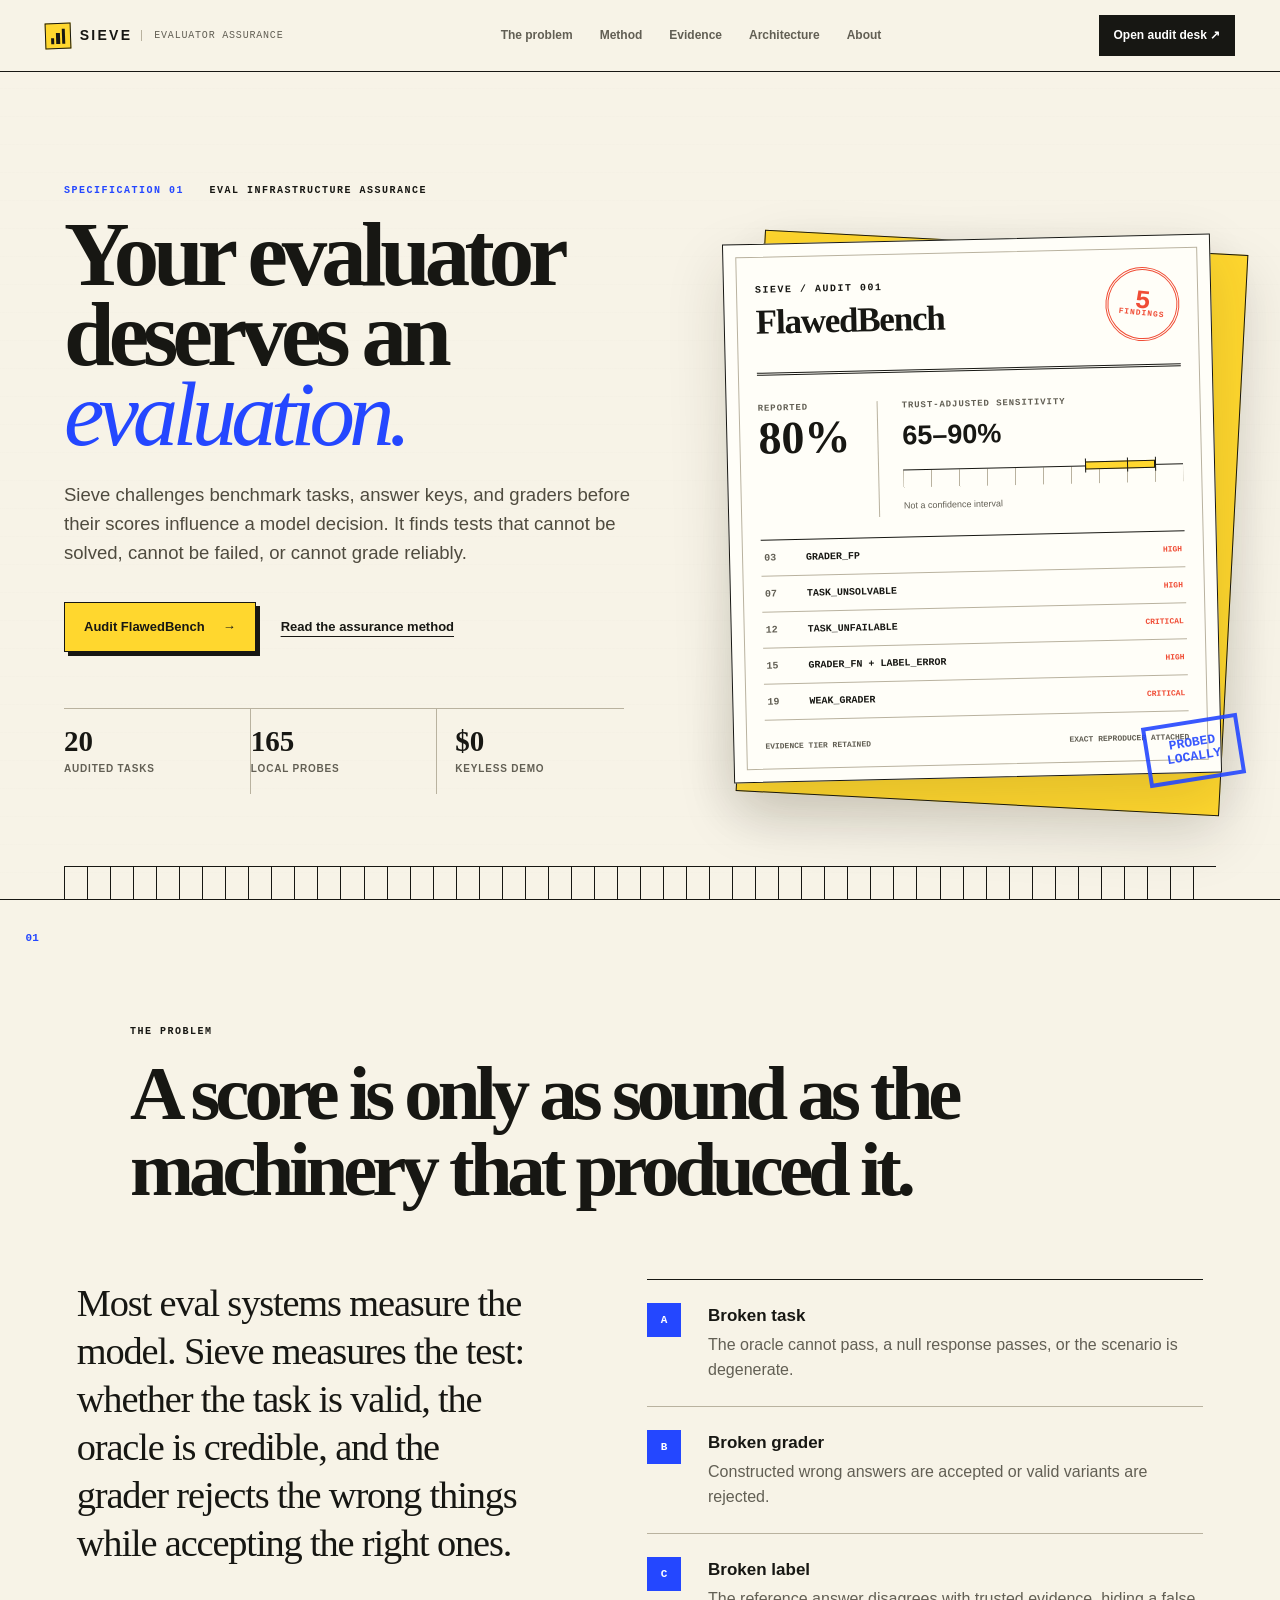
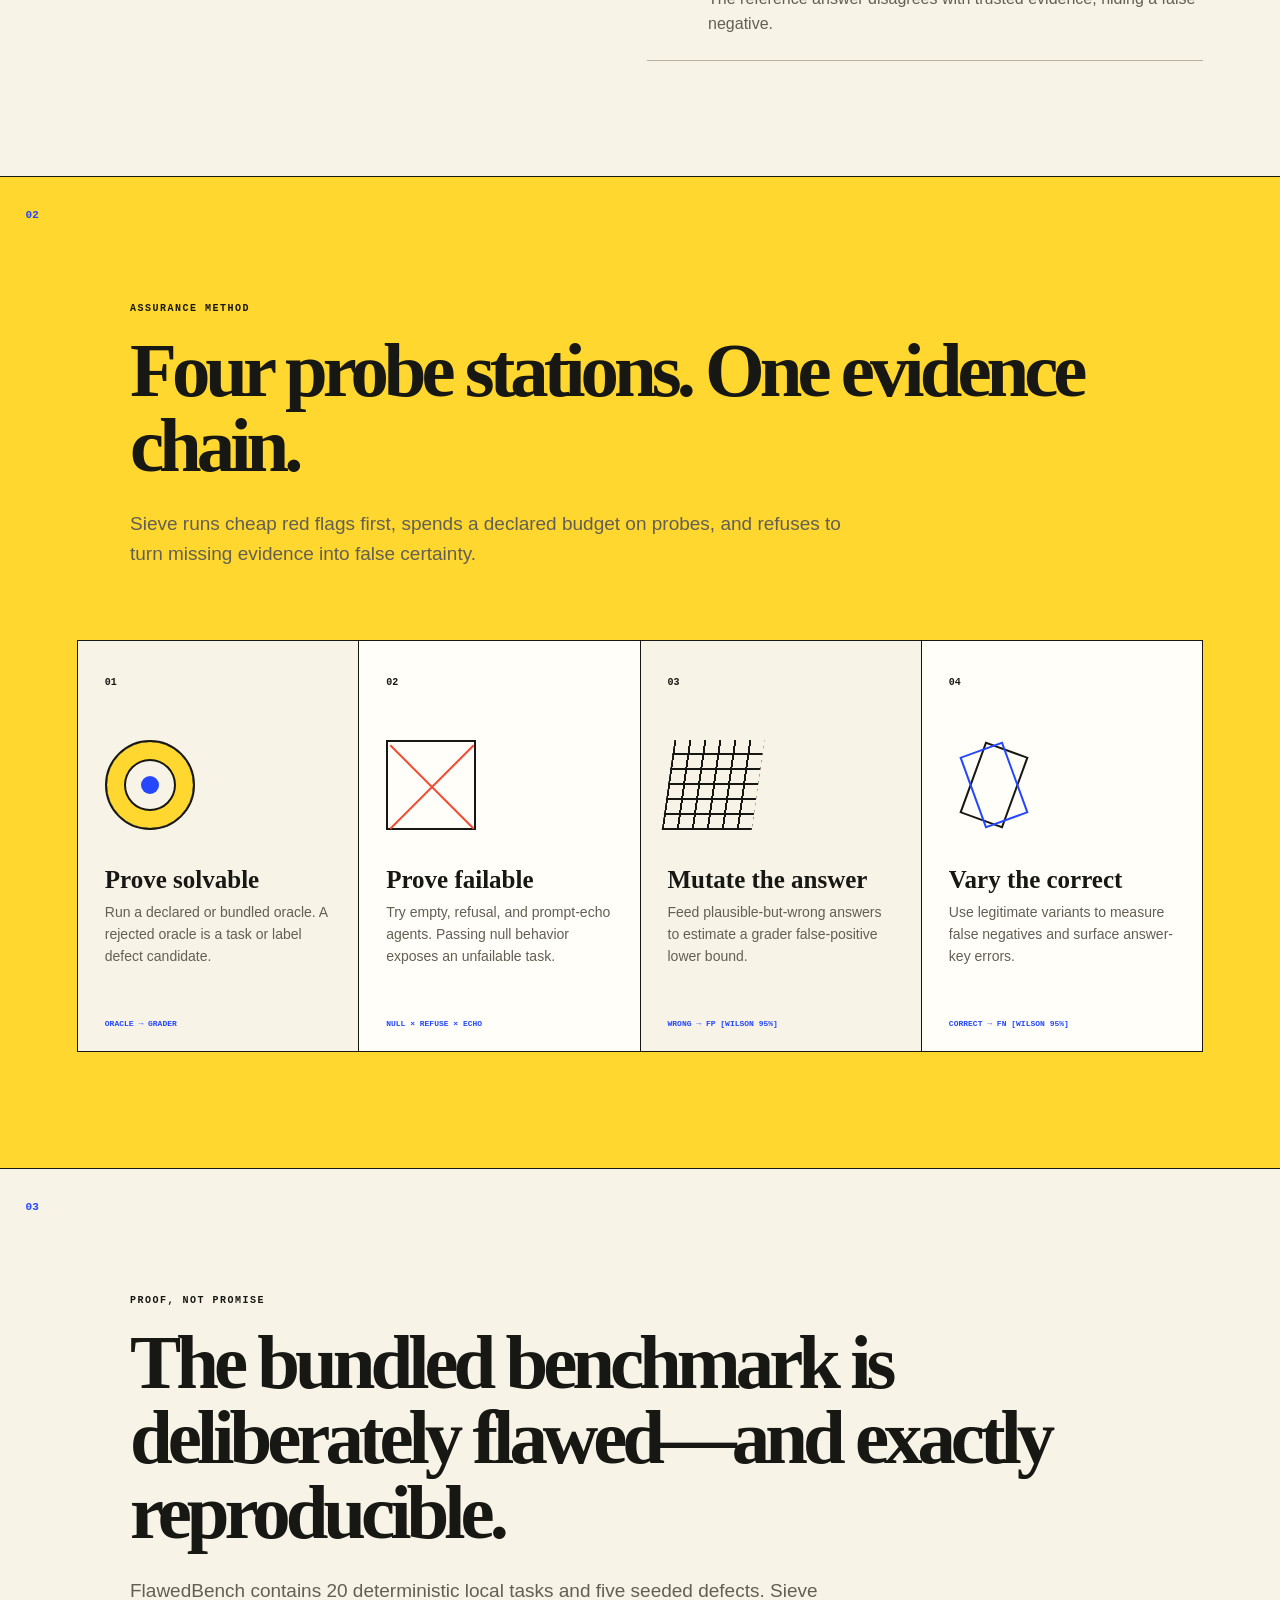
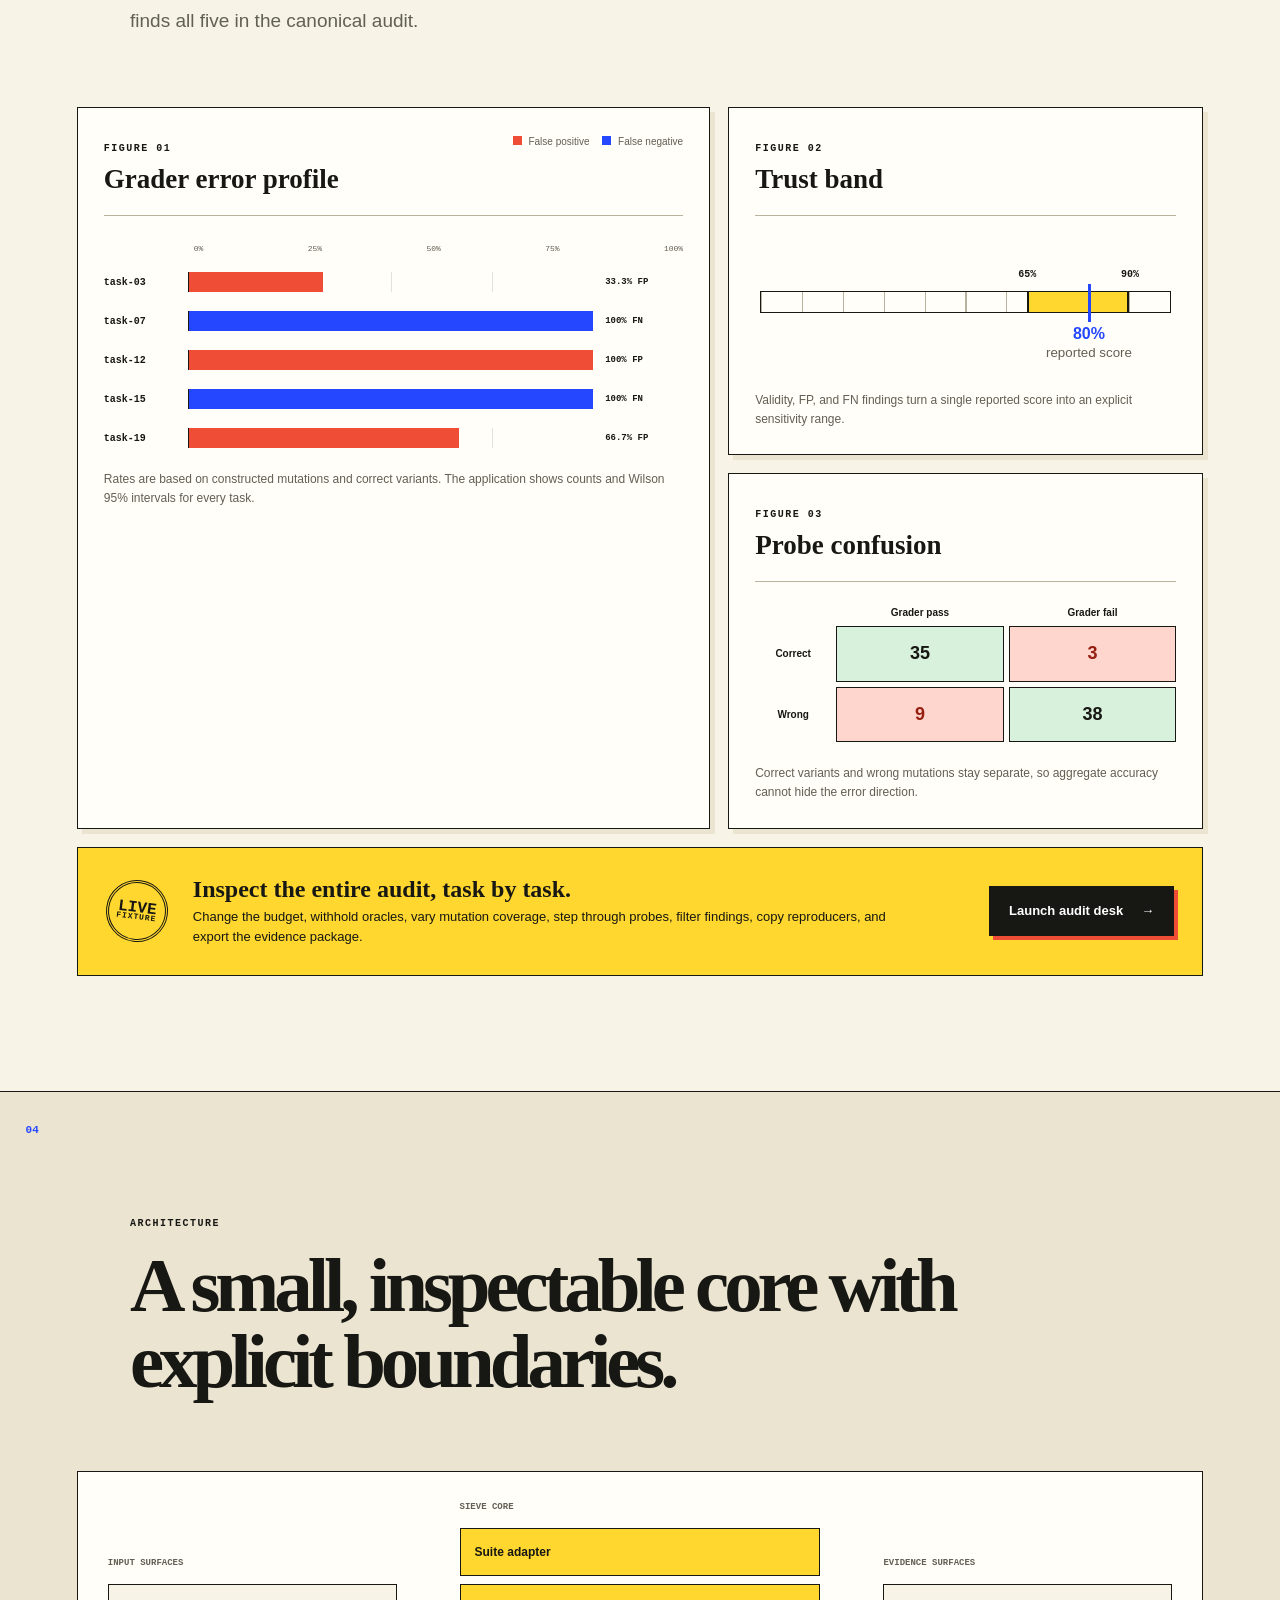
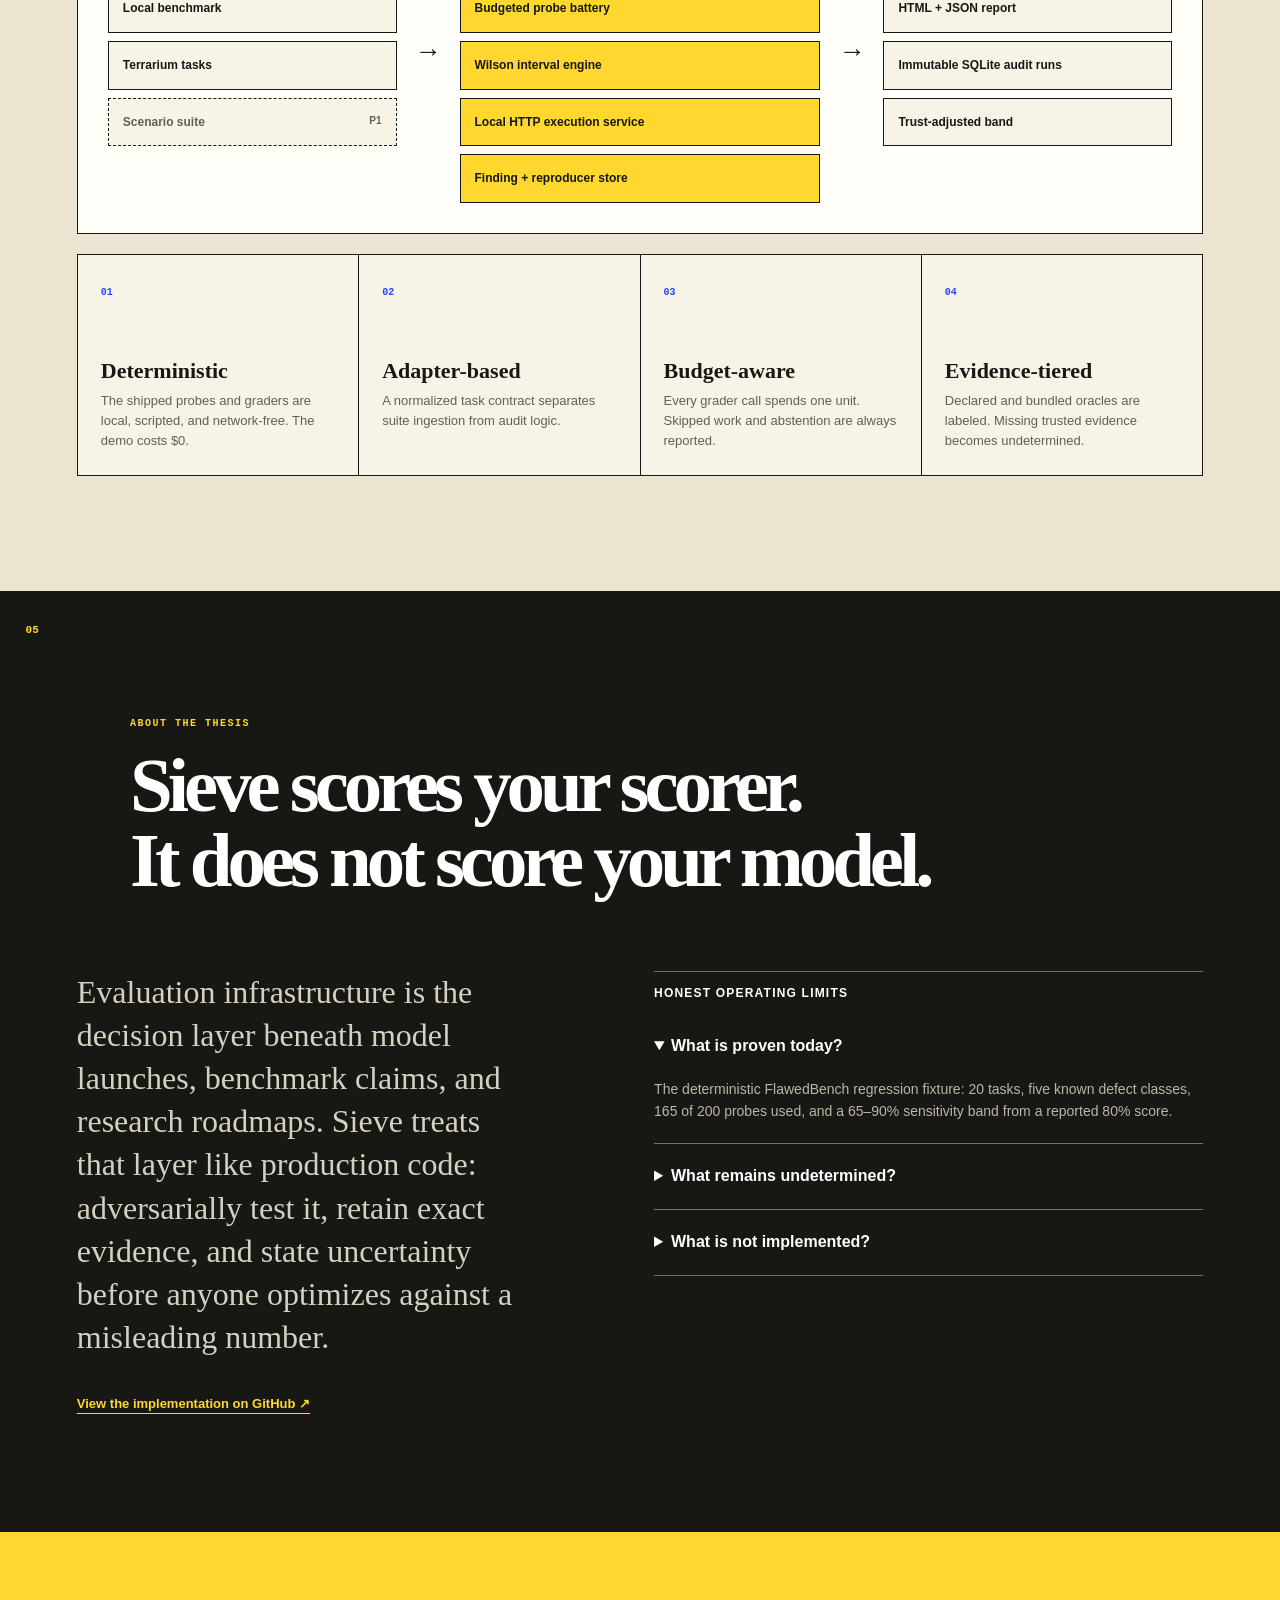
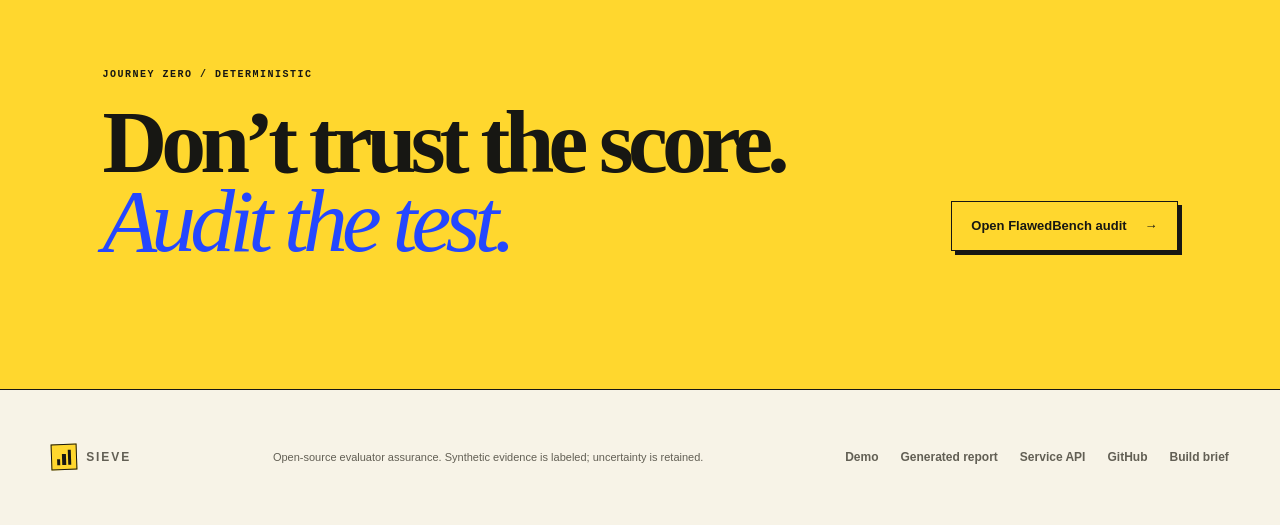
<file: docs/index.html>
<!doctype html>
<html lang="en">
<head>
  <meta charset="utf-8">
  <meta name="viewport" content="width=device-width, initial-scale=1">
  <meta name="description" content="Sieve audits the tasks, graders, and labels behind model and agent evaluations.">
  <meta name="theme-color" content="#f7f3e7">
  <title>Sieve — the eval for your evals</title>
  <link rel="stylesheet" href="styles.css">
  <script src="site.js" defer></script>
</head>
<body>
  <a class="skip-link" href="#content">Skip to content</a>
  <header class="site-header">
    <a class="wordmark" href="#top" aria-label="Sieve home">
      <span class="wordmark-mark" aria-hidden="true"><i></i><i></i><i></i></span>
      <span>SIEVE</span>
      <small>Evaluator assurance</small>
    </a>
    <button class="nav-toggle" type="button" aria-expanded="false" aria-controls="site-nav">Menu</button>
    <nav id="site-nav" class="site-nav" aria-label="Primary navigation">
      <a href="#problem">The problem</a>
      <a href="#method">Method</a>
      <a href="#proof">Evidence</a>
      <a href="#architecture">Architecture</a>
      <a href="#about">About</a>
    </nav>
    <a class="header-cta" href="demo/">Open audit desk <span aria-hidden="true">↗</span></a>
  </header>

  <main id="content">
    <section class="hero" id="top">
      <div class="hero-grid">
        <div class="hero-copy">
          <p class="kicker"><span>Specification 01</span> Eval infrastructure assurance</p>
          <h1>Your evaluator<br>deserves an<br><em>evaluation.</em></h1>
          <p class="hero-lede">Sieve challenges benchmark tasks, answer keys, and graders before their scores influence a model decision. It finds tests that cannot be solved, cannot be failed, or cannot grade reliably.</p>
          <div class="hero-actions">
            <a class="button button-primary" href="demo/">Audit FlawedBench <span aria-hidden="true">→</span></a>
            <a class="text-link" href="#method">Read the assurance method</a>
          </div>
          <ul class="proof-points" aria-label="Demo properties">
            <li><strong>20</strong><span>audited tasks</span></li>
            <li><strong>165</strong><span>local probes</span></li>
            <li><strong>$0</strong><span>keyless demo</span></li>
          </ul>
        </div>

        <div class="dossier" aria-label="FlawedBench assurance dossier preview">
          <div class="paper paper-back" aria-hidden="true"></div>
          <article class="paper paper-main">
            <div class="dossier-head">
              <div>
                <span class="micro">SIEVE / AUDIT 001</span>
                <h2>FlawedBench</h2>
              </div>
              <span class="audit-stamp">5<br><small>findings</small></span>
            </div>
            <div class="score-sheet">
              <div class="reported-score">
                <span>Reported</span>
                <strong>80%</strong>
              </div>
              <div class="band-block">
                <span>Trust-adjusted sensitivity</span>
                <strong>65–90%</strong>
                <div class="ruler" aria-hidden="true">
                  <i style="left:65%"></i><i style="left:80%"></i><i style="left:90%"></i>
                  <b style="left:65%;width:25%"></b>
                </div>
                <small>Not a confidence interval</small>
              </div>
            </div>
            <ol class="finding-ledger">
              <li><span>03</span><b>GRADER_FP</b><em>High</em></li>
              <li><span>07</span><b>TASK_UNSOLVABLE</b><em>High</em></li>
              <li><span>12</span><b>TASK_UNFAILABLE</b><em>Critical</em></li>
              <li><span>15</span><b>GRADER_FN + LABEL_ERROR</b><em>High</em></li>
              <li><span>19</span><b>WEAK_GRADER</b><em>Critical</em></li>
            </ol>
            <div class="dossier-foot">
              <span>Evidence tier retained</span>
              <span>Exact reproducer attached</span>
            </div>
          </article>
          <span class="verified-stamp" aria-hidden="true">PROBED<br>LOCALLY</span>
        </div>
      </div>
      <div class="calibration-rule" aria-hidden="true"></div>
    </section>

    <section class="problem section" id="problem">
      <div class="section-number">01</div>
      <div class="section-intro">
        <p class="kicker">The problem</p>
        <h2>A score is only as sound as the machinery that produced it.</h2>
      </div>
      <div class="problem-grid">
        <p class="big-copy">Most eval systems measure the model. Sieve measures the test: whether the task is valid, the oracle is credible, and the grader rejects the wrong things while accepting the right ones.</p>
        <div class="failure-stack">
          <article>
            <span class="index">A</span>
            <div><h3>Broken task</h3><p>The oracle cannot pass, a null response passes, or the scenario is degenerate.</p></div>
          </article>
          <article>
            <span class="index">B</span>
            <div><h3>Broken grader</h3><p>Constructed wrong answers are accepted or valid variants are rejected.</p></div>
          </article>
          <article>
            <span class="index">C</span>
            <div><h3>Broken label</h3><p>The reference answer disagrees with trusted evidence, hiding a false negative.</p></div>
          </article>
        </div>
      </div>
    </section>

    <section class="method section section-yellow" id="method">
      <div class="section-number">02</div>
      <div class="section-intro">
        <p class="kicker">Assurance method</p>
        <h2>Four probe stations. One evidence chain.</h2>
        <p>Sieve runs cheap red flags first, spends a declared budget on probes, and refuses to turn missing evidence into false certainty.</p>
      </div>
      <ol class="method-flow">
        <li>
          <span class="method-no">01</span>
          <div class="method-symbol symbol-oracle" aria-hidden="true"></div>
          <h3>Prove solvable</h3>
          <p>Run a declared or bundled oracle. A rejected oracle is a task or label defect candidate.</p>
          <small>ORACLE → GRADER</small>
        </li>
        <li>
          <span class="method-no">02</span>
          <div class="method-symbol symbol-null" aria-hidden="true"></div>
          <h3>Prove failable</h3>
          <p>Try empty, refusal, and prompt-echo agents. Passing null behavior exposes an unfailable task.</p>
          <small>NULL × REFUSE × ECHO</small>
        </li>
        <li>
          <span class="method-no">03</span>
          <div class="method-symbol symbol-mutate" aria-hidden="true"></div>
          <h3>Mutate the answer</h3>
          <p>Feed plausible-but-wrong answers to estimate a grader false-positive lower bound.</p>
          <small>WRONG → FP [WILSON 95%]</small>
        </li>
        <li>
          <span class="method-no">04</span>
          <div class="method-symbol symbol-variant" aria-hidden="true"></div>
          <h3>Vary the correct</h3>
          <p>Use legitimate variants to measure false negatives and surface answer-key errors.</p>
          <small>CORRECT → FN [WILSON 95%]</small>
        </li>
      </ol>
    </section>

    <section class="proof section" id="proof">
      <div class="section-number">03</div>
      <div class="section-intro">
        <p class="kicker">Proof, not promise</p>
        <h2>The bundled benchmark is deliberately flawed—and exactly reproducible.</h2>
        <p>FlawedBench contains 20 deterministic local tasks and five seeded defects. Sieve finds all five in the canonical audit.</p>
      </div>

      <div class="proof-layout">
        <article class="chart-card wide">
          <div class="card-head">
            <div><span class="micro">Figure 01</span><h3>Grader error profile</h3></div>
            <span class="legend"><i class="swatch fp"></i> False positive <i class="swatch fn"></i> False negative</span>
          </div>
          <div class="bar-chart" role="img" aria-label="False positive and false negative rates for five finding tasks">
            <div class="chart-axis"><span>0%</span><span>25%</span><span>50%</span><span>75%</span><span>100%</span></div>
            <div class="bar-row"><b>task-03</b><span><i class="bar fp" style="width:33.3%"></i></span><em>33.3% FP</em></div>
            <div class="bar-row"><b>task-07</b><span><i class="bar fn" style="width:100%"></i></span><em>100% FN</em></div>
            <div class="bar-row"><b>task-12</b><span><i class="bar fp" style="width:100%"></i></span><em>100% FP</em></div>
            <div class="bar-row"><b>task-15</b><span><i class="bar fn" style="width:100%"></i></span><em>100% FN</em></div>
            <div class="bar-row"><b>task-19</b><span><i class="bar fp" style="width:66.7%"></i></span><em>66.7% FP</em></div>
          </div>
          <p class="chart-note">Rates are based on constructed mutations and correct variants. The application shows counts and Wilson 95% intervals for every task.</p>
        </article>

        <article class="chart-card band-card">
          <div class="card-head"><div><span class="micro">Figure 02</span><h3>Trust band</h3></div></div>
          <div class="band-visual">
            <span class="band-low">65%</span><span class="band-high">90%</span>
            <div class="band-line"><i></i><b></b></div>
            <strong>80%</strong><small>reported score</small>
          </div>
          <p>Validity, FP, and FN findings turn a single reported score into an explicit sensitivity range.</p>
        </article>

        <article class="chart-card matrix-card">
          <div class="card-head"><div><span class="micro">Figure 03</span><h3>Probe confusion</h3></div></div>
          <div class="mini-matrix" aria-label="Aggregated grader confusion matrix">
            <span></span><b>Grader pass</b><b>Grader fail</b>
            <b>Correct</b><strong class="good">35</strong><strong class="bad">3</strong>
            <b>Wrong</b><strong class="bad">9</strong><strong class="good">38</strong>
          </div>
          <p>Correct variants and wrong mutations stay separate, so aggregate accuracy cannot hide the error direction.</p>
        </article>
      </div>

      <div class="evidence-cta">
        <div>
          <span class="audit-stamp stamp-small">LIVE<br><small>fixture</small></span>
          <div><h3>Inspect the entire audit, task by task.</h3><p>Change the budget, withhold oracles, vary mutation coverage, step through probes, filter findings, copy reproducers, and export the evidence package.</p></div>
        </div>
        <a class="button button-ink" href="demo/">Launch audit desk <span aria-hidden="true">→</span></a>
      </div>
    </section>

    <section class="architecture section" id="architecture">
      <div class="section-number">04</div>
      <div class="section-intro">
        <p class="kicker">Architecture</p>
        <h2>A small, inspectable core with explicit boundaries.</h2>
      </div>
      <div class="architecture-board">
        <div class="source-column">
          <span>Input surfaces</span>
          <b>Local benchmark</b>
          <b>Terrarium tasks</b>
          <b class="future">Scenario suite <small>P1</small></b>
        </div>
        <div class="connector" aria-hidden="true">→</div>
        <div class="core-column">
          <span>Sieve core</span>
          <b>Suite adapter</b>
          <b>Budgeted probe battery</b>
          <b>Wilson interval engine</b>
          <b>Local HTTP execution service</b>
          <b>Finding + reproducer store</b>
        </div>
        <div class="connector" aria-hidden="true">→</div>
        <div class="output-column">
          <span>Evidence surfaces</span>
          <b>HTML + JSON report</b>
          <b>Immutable SQLite audit runs</b>
          <b>Trust-adjusted band</b>
        </div>
      </div>
      <div class="implementation-grid">
        <article><span>01</span><h3>Deterministic</h3><p>The shipped probes and graders are local, scripted, and network-free. The demo costs $0.</p></article>
        <article><span>02</span><h3>Adapter-based</h3><p>A normalized task contract separates suite ingestion from audit logic.</p></article>
        <article><span>03</span><h3>Budget-aware</h3><p>Every grader call spends one unit. Skipped work and abstention are always reported.</p></article>
        <article><span>04</span><h3>Evidence-tiered</h3><p>Declared and bundled oracles are labeled. Missing trusted evidence becomes undetermined.</p></article>
      </div>
    </section>

    <section class="about section section-ink" id="about">
      <div class="section-number">05</div>
      <div class="section-intro">
        <p class="kicker">About the thesis</p>
        <h2>Sieve scores your scorer.<br>It does not score your model.</h2>
      </div>
      <div class="about-grid">
        <div class="about-copy">
          <p>Evaluation infrastructure is the decision layer beneath model launches, benchmark claims, and research roadmaps. Sieve treats that layer like production code: adversarially test it, retain exact evidence, and state uncertainty before anyone optimizes against a misleading number.</p>
          <a class="text-link inverse" href="https://github.com/Aneesh-Pothuru/sieve">View the implementation on GitHub <span aria-hidden="true">↗</span></a>
        </div>
        <div class="limits">
          <h3>Honest operating limits</h3>
          <details open>
            <summary>What is proven today?</summary>
            <p>The deterministic FlawedBench regression fixture: 20 tasks, five known defect classes, 165 of 200 probes used, and a 65–90% sensitivity band from a reported 80% score.</p>
          </details>
          <details>
            <summary>What remains undetermined?</summary>
            <p>Sieve cannot prove semantic correctness without trusted oracle evidence. Unknown grader exploits are outside the mutation denominator, so FP is a lower bound.</p>
          </details>
          <details>
            <summary>What is not implemented?</summary>
            <p>LLM-generated probes, simulation fleet mode, automatic changed-task discovery, and a disclosed real public-benchmark audit remain future work.</p>
          </details>
        </div>
      </div>
    </section>

    <section class="final-cta">
      <div>
        <span class="micro">Journey zero / deterministic</span>
        <h2>Don’t trust the score.<br><em>Audit the test.</em></h2>
      </div>
      <a class="button button-primary" href="demo/">Open FlawedBench audit <span aria-hidden="true">→</span></a>
    </section>
  </main>

  <footer class="site-footer">
    <a class="wordmark" href="#top"><span class="wordmark-mark" aria-hidden="true"><i></i><i></i><i></i></span><span>SIEVE</span></a>
    <p>Open-source evaluator assurance. Synthetic evidence is labeled; uncertainty is retained.</p>
    <div><a href="demo/">Demo</a><a href="demo/report.html">Generated report</a><a href="API.md">Service API</a><a href="https://github.com/Aneesh-Pothuru/sieve">GitHub</a><a href="BRIEF.md">Build brief</a></div>
  </footer>
</body>
</html>
</file>
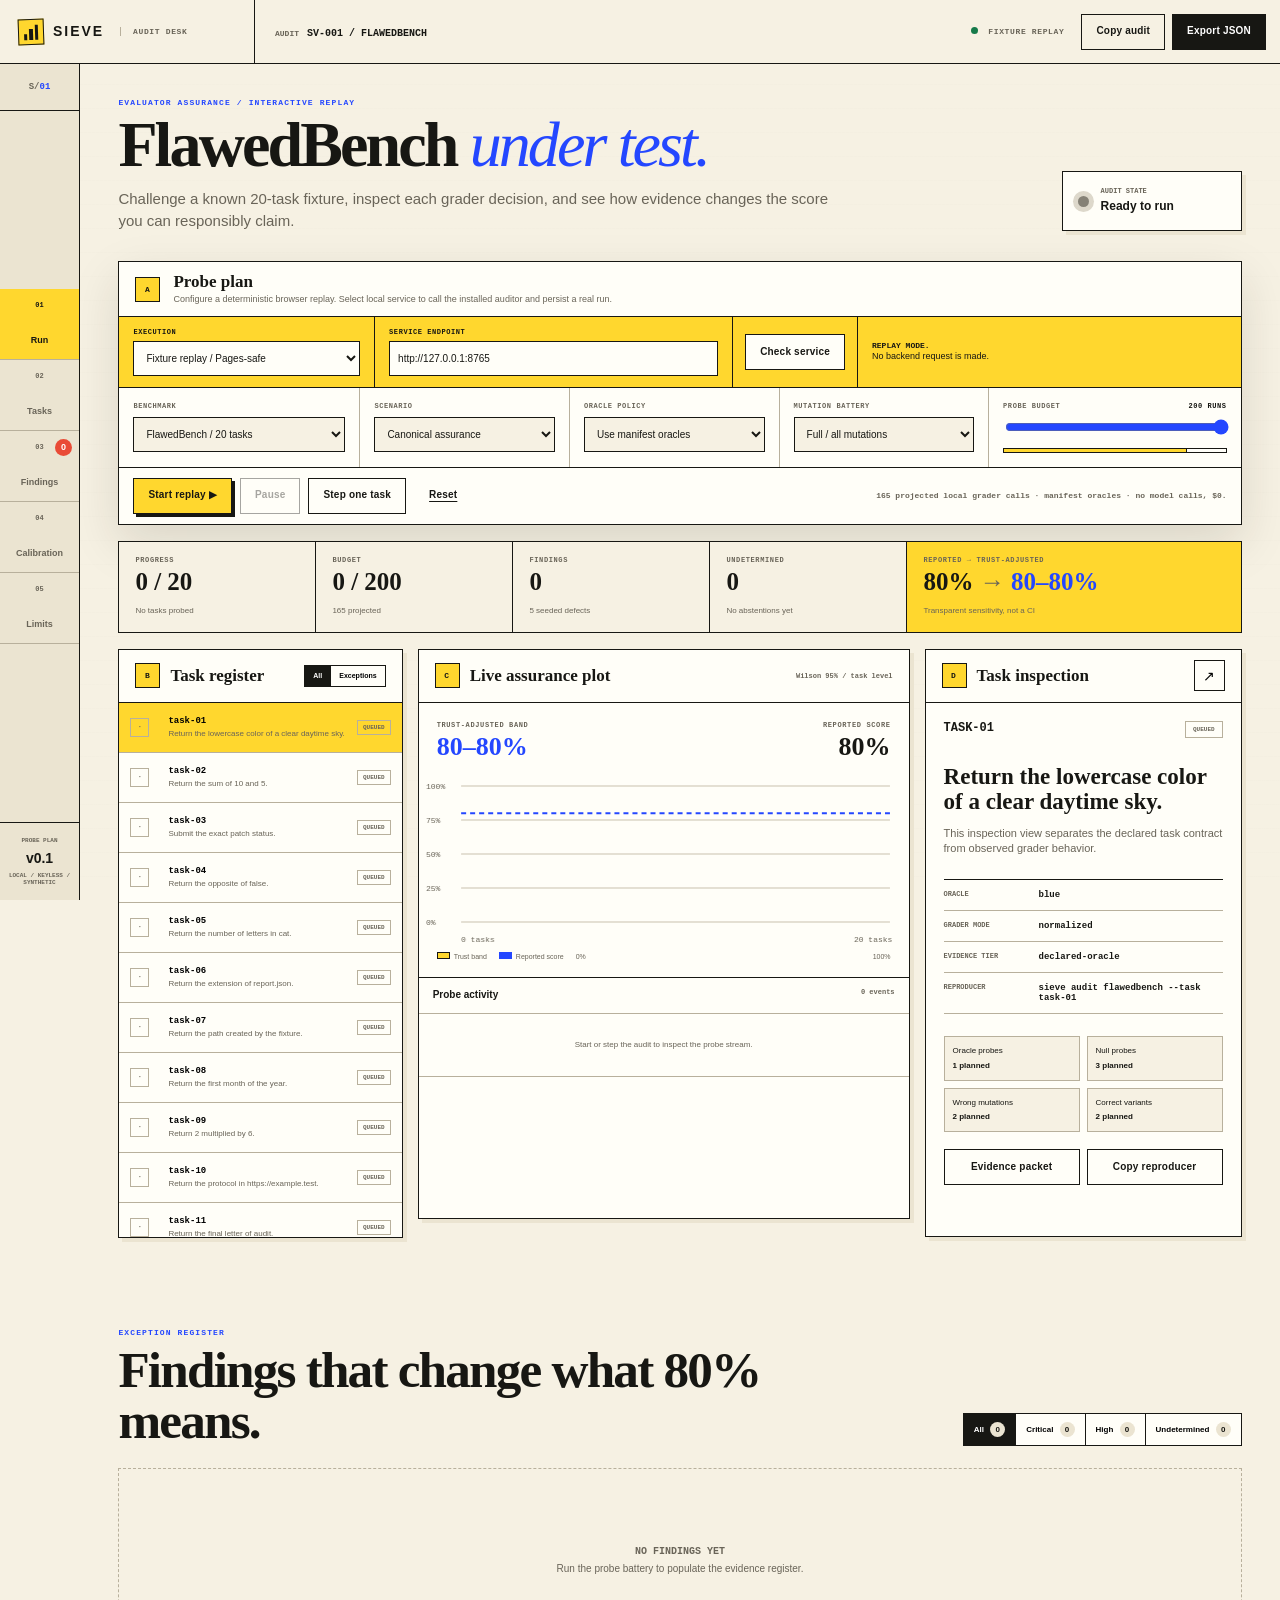
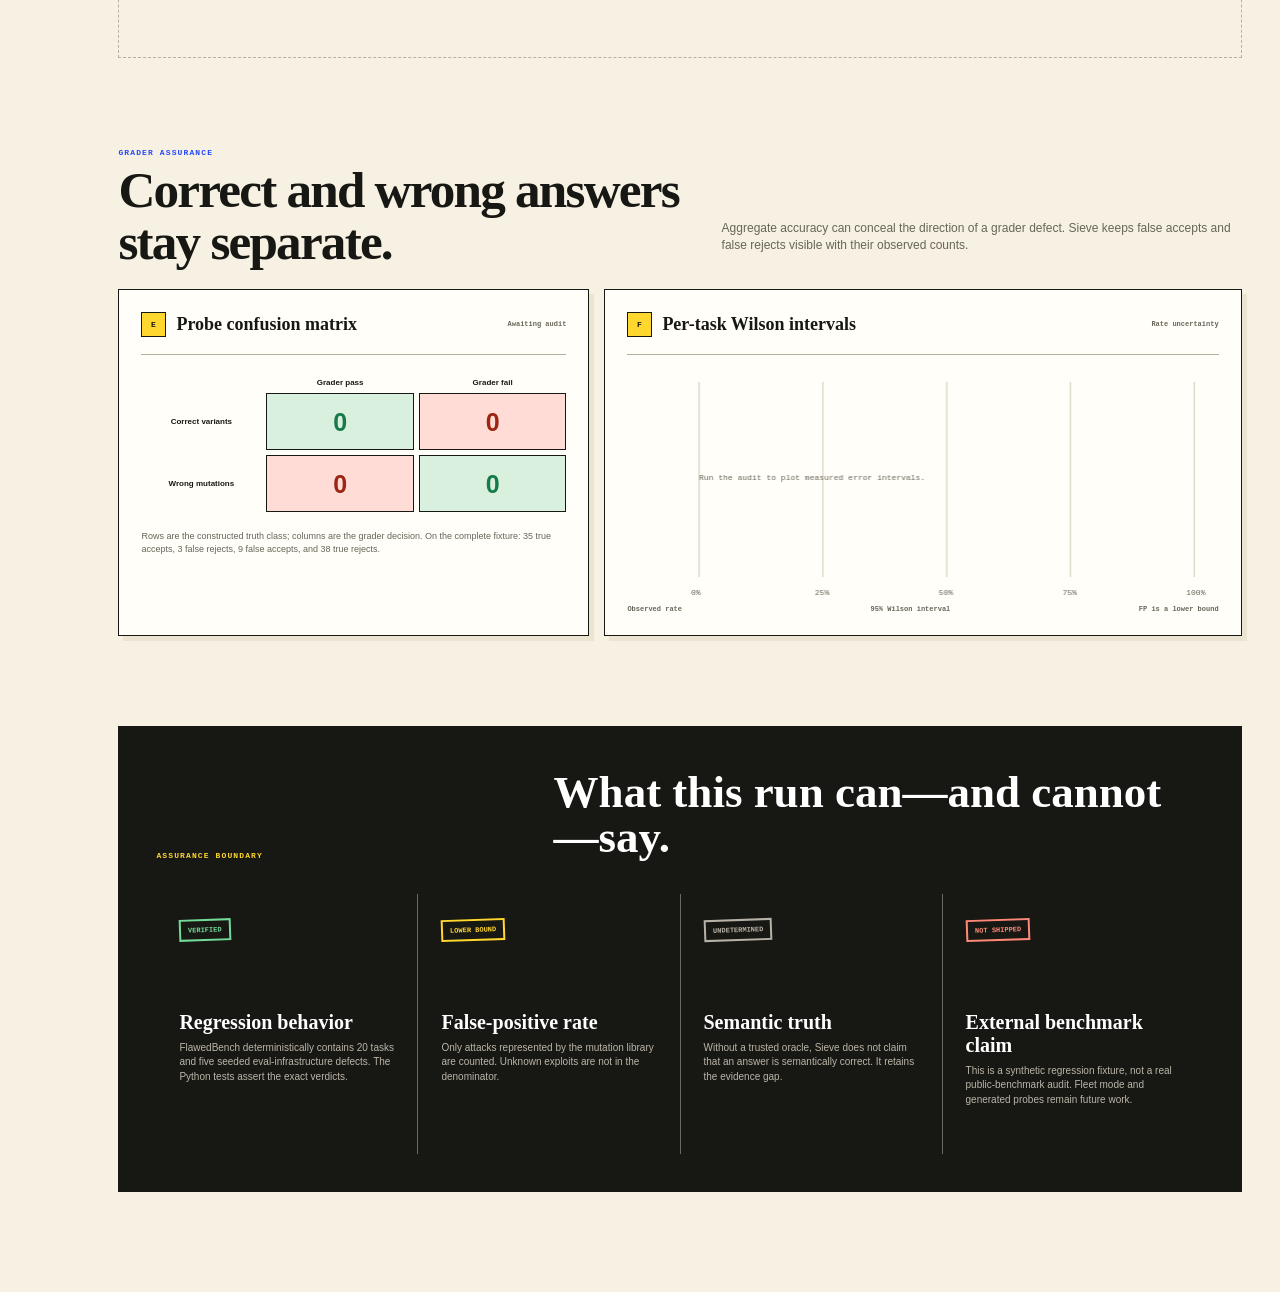
<file: docs/demo/index.html>
<!doctype html>
<html lang="en">
<head>
  <meta charset="utf-8">
  <meta name="viewport" content="width=device-width, initial-scale=1">
  <meta name="description" content="Interactive deterministic Sieve audit of the FlawedBench evaluator fixture.">
  <meta name="theme-color" content="#ffd72e">
  <title>Sieve Audit Desk — FlawedBench</title>
  <link rel="stylesheet" href="app.css">
  <script src="app.js" defer></script>
</head>
<body>
  <a class="skip-link" href="#workspace">Skip to audit workspace</a>
  <header class="app-header">
    <a class="app-brand" href="../" aria-label="Back to Sieve home">
      <span class="brand-mark" aria-hidden="true"><i></i><i></i><i></i></span>
      <span>SIEVE</span>
      <small>Audit desk</small>
    </a>
    <div class="run-identity">
      <span>Audit</span><strong id="run-identity">SV-001 / FLAWEDBENCH</strong>
    </div>
    <div class="header-actions">
      <span class="fixture-label" id="execution-badge"><i></i> Fixture replay</span>
      <button class="button ghost" id="copy-audit" type="button">Copy audit</button>
      <button class="button ink" id="export-audit" type="button">Export JSON</button>
    </div>
  </header>

  <div class="app-shell">
    <aside class="side-rail" aria-label="Audit sections">
      <div class="rail-index">S/<b>01</b></div>
      <nav>
        <a class="active" href="#workspace"><span>01</span>Run</a>
        <a href="#task-register"><span>02</span>Tasks</a>
        <a href="#findings"><span>03</span>Findings <em id="rail-finding-count">0</em></a>
        <a href="#calibration"><span>04</span>Calibration</a>
        <a href="#assumptions"><span>05</span>Limits</a>
      </nav>
      <div class="rail-note">
        <span>Probe plan</span>
        <strong>v0.1</strong>
        <small>Local / keyless / synthetic</small>
      </div>
    </aside>

    <main id="workspace">
      <section class="workspace-head">
        <div>
          <p class="eyebrow">Evaluator assurance / interactive replay</p>
          <h1 id="suite-title">FlawedBench <em>under test.</em></h1>
          <p id="suite-description">Challenge a known 20-task fixture, inspect each grader decision, and see how evidence changes the score you can responsibly claim.</p>
        </div>
        <div class="audit-status idle" id="audit-status" role="status" aria-live="polite">
          <span class="status-light"></span>
          <div><small>Audit state</small><strong>Ready to run</strong></div>
        </div>
      </section>

      <section class="control-board" aria-labelledby="control-title">
        <div class="control-heading">
          <span class="panel-no">A</span>
          <div><h2 id="control-title">Probe plan</h2><p id="execution-help">Configure a deterministic browser replay. Select local service to call the installed auditor and persist a real run.</p></div>
        </div>
        <div class="execution-bar">
          <label>
            <span>Execution</span>
            <select id="execution-mode">
              <option value="fixture">Fixture replay / Pages-safe</option>
              <option value="live">Local service / actual auditor</option>
            </select>
          </label>
          <label class="endpoint-control">
            <span>Service endpoint</span>
            <input id="service-endpoint" type="url" value="http://127.0.0.1:8765" spellcheck="false" aria-describedby="execution-status">
          </label>
          <button class="button ghost" id="connect-service" type="button">Check service</button>
          <p id="execution-status" role="status" aria-live="polite"><strong>Replay mode.</strong> No backend request is made.</p>
        </div>
        <div class="controls">
          <label>
            <span>Benchmark</span>
            <select id="benchmark-select">
              <option value="flawedbench">FlawedBench / 20 tasks</option>
              <option value="terrarium">Terrarium adapter / 1 task</option>
            </select>
          </label>
          <label>
            <span>Scenario</span>
            <select id="scenario-select">
              <option value="canonical">Canonical assurance</option>
              <option value="budget">Budget stress test</option>
              <option value="oracle-gap">Oracle gap review</option>
            </select>
          </label>
          <label>
            <span>Oracle policy</span>
            <select id="oracle-select">
              <option value="manifest">Use manifest oracles</option>
              <option value="withhold">Withhold oracle evidence</option>
            </select>
          </label>
          <label>
            <span>Mutation battery</span>
            <select id="mutation-select">
              <option value="3">Full / all mutations</option>
              <option value="2">Standard / two each</option>
              <option value="1">Minimal / one each</option>
            </select>
          </label>
          <label class="budget-control">
            <span>Probe budget <output id="budget-output">200 runs</output></span>
            <input id="budget-input" type="range" min="40" max="200" step="5" value="200">
            <small><i id="budget-preview" style="width:82.5%"></i></small>
          </label>
        </div>
        <div class="run-controls">
          <button class="button primary" id="start-button" type="button">Start audit <span aria-hidden="true">▶</span></button>
          <button class="button ghost" id="pause-button" type="button" disabled>Pause</button>
          <button class="button ghost" id="step-button" type="button">Step one task</button>
          <button class="button text-button" id="reset-button" type="button">Reset</button>
          <p id="plan-note">Canonical plan: 165 local grader calls, no model calls, $0.</p>
        </div>
      </section>

      <section class="metric-ribbon" aria-label="Live audit metrics">
        <article><span>Progress</span><strong id="progress-metric">0 / 20</strong><small id="progress-detail">No tasks probed</small></article>
        <article><span>Budget</span><strong id="budget-metric">0 / 200</strong><small id="budget-detail">165 projected</small></article>
        <article><span>Findings</span><strong id="finding-metric">0</strong><small id="finding-detail">5 seeded defects</small></article>
        <article><span>Undetermined</span><strong id="undetermined-metric">0</strong><small id="undetermined-detail">Evidence retained</small></article>
        <article class="score-metric"><span>Reported → trust-adjusted</span><strong>80% <i>→</i> <b id="band-metric">80–80%</b></strong><small>Transparent sensitivity, not a CI</small></article>
      </section>

      <section class="live-grid">
        <article class="panel task-queue" id="task-register">
          <div class="panel-head">
            <div><span class="panel-no">B</span><h2>Task register</h2></div>
            <div class="segmented" aria-label="Task view">
              <button class="active" type="button" data-task-view="all">All</button>
              <button type="button" data-task-view="exceptions">Exceptions</button>
            </div>
          </div>
          <div class="task-list" id="task-list" role="listbox" aria-label="Benchmark tasks"></div>
        </article>

        <article class="panel assurance-plot">
          <div class="panel-head">
            <div><span class="panel-no">C</span><h2>Live assurance plot</h2></div>
            <span class="method-tag">Wilson 95% / task level</span>
          </div>
          <div class="plot-header">
            <div><span>Trust-adjusted band</span><strong id="plot-band">80–80%</strong></div>
            <div><span>Reported score</span><strong>80%</strong></div>
          </div>
          <canvas id="trust-canvas" height="190" aria-label="Trust-adjusted score band as findings accumulate"></canvas>
          <div class="plot-legend"><span><i class="band-swatch"></i>Trust band</span><span><i class="score-swatch"></i>Reported score</span><span>0%</span><span>100%</span></div>
          <div class="event-log-wrap">
            <div class="subhead"><h3>Probe activity</h3><span id="event-count">0 events</span></div>
            <ol class="event-log" id="event-log" aria-live="polite">
              <li class="empty-event">Start or step the audit to inspect the probe stream.</li>
            </ol>
          </div>
        </article>

        <article class="panel task-inspector">
          <div class="panel-head">
            <div><span class="panel-no">D</span><h2>Task inspection</h2></div>
            <button class="icon-button" id="open-evidence" type="button" aria-label="Open task evidence drawer" aria-controls="evidence-drawer" aria-expanded="false">↗</button>
          </div>
          <div id="task-inspector-content"></div>
        </article>
      </section>

      <section class="findings-section" id="findings">
        <div class="section-head">
          <div><p class="eyebrow">Exception register</p><h2>Findings that change what 80% means.</h2></div>
          <div class="finding-filters" aria-label="Filter findings">
            <button class="active" type="button" data-filter="all">All <span id="all-filter-count">0</span></button>
            <button type="button" data-filter="critical">Critical <span id="critical-filter-count">0</span></button>
            <button type="button" data-filter="high">High <span id="high-filter-count">0</span></button>
            <button type="button" data-filter="undetermined">Undetermined <span id="undetermined-filter-count">0</span></button>
          </div>
        </div>
        <div class="finding-register" id="finding-register">
          <div class="empty-register"><span>NO FINDINGS YET</span><p>Run the probe battery to populate the evidence register.</p></div>
        </div>
      </section>

      <section class="calibration-section" id="calibration">
        <div class="section-head">
          <div><p class="eyebrow">Grader assurance</p><h2>Correct and wrong answers stay separate.</h2></div>
          <p class="section-copy">Aggregate accuracy can conceal the direction of a grader defect. Sieve keeps false accepts and false rejects visible with their observed counts.</p>
        </div>
        <div class="calibration-grid">
          <article class="calibration-card">
            <div class="card-title"><span class="panel-no">E</span><h3>Probe confusion matrix</h3><small id="matrix-state">Awaiting audit</small></div>
            <div class="matrix" id="confusion-matrix">
              <span></span><b>Grader pass</b><b>Grader fail</b>
              <b>Correct variants</b><strong class="good">0</strong><strong class="bad">0</strong>
              <b>Wrong mutations</b><strong class="bad">0</strong><strong class="good">0</strong>
            </div>
            <p>Rows are the constructed truth class; columns are the grader decision. On the complete fixture: 35 true accepts, 3 false rejects, 9 false accepts, and 38 true rejects.</p>
          </article>
          <article class="calibration-card">
            <div class="card-title"><span class="panel-no">F</span><h3>Per-task Wilson intervals</h3><small>Rate uncertainty</small></div>
            <canvas id="wilson-canvas" height="250" aria-label="Wilson intervals for tasks with grader errors"></canvas>
            <div class="interval-caption"><span>Observed rate</span><span>95% Wilson interval</span><span>FP is a lower bound</span></div>
          </article>
        </div>
      </section>

      <section class="assumption-board" id="assumptions">
        <div>
          <p class="eyebrow">Assurance boundary</p>
          <h2>What this run can—and cannot—say.</h2>
        </div>
        <div class="assumption-grid">
          <article><span class="stamp pass">VERIFIED</span><h3>Regression behavior</h3><p>FlawedBench deterministically contains 20 tasks and five seeded eval-infrastructure defects. The Python tests assert the exact verdicts.</p></article>
          <article><span class="stamp caution">LOWER BOUND</span><h3>False-positive rate</h3><p>Only attacks represented by the mutation library are counted. Unknown exploits are not in the denominator.</p></article>
          <article><span class="stamp neutral">UNDETERMINED</span><h3>Semantic truth</h3><p>Without a trusted oracle, Sieve does not claim that an answer is semantically correct. It retains the evidence gap.</p></article>
          <article><span class="stamp future">NOT SHIPPED</span><h3>External benchmark claim</h3><p>This is a synthetic regression fixture, not a real public-benchmark audit. Fleet mode and generated probes remain future work.</p></article>
        </div>
      </section>
    </main>
  </div>

  <aside class="evidence-drawer" id="evidence-drawer" aria-hidden="true" aria-labelledby="drawer-title">
    <div class="drawer-backdrop" data-close-drawer></div>
    <div class="drawer-panel" role="dialog" aria-modal="true">
      <div class="drawer-head">
        <div><span class="eyebrow">Evidence packet</span><h2 id="drawer-title">Task evidence</h2></div>
        <button class="icon-button" type="button" data-close-drawer aria-label="Close evidence drawer">×</button>
      </div>
      <div id="drawer-content"></div>
    </div>
  </aside>

  <div class="toast" id="toast" role="status" aria-live="polite"></div>
</body>
</html>
</file>
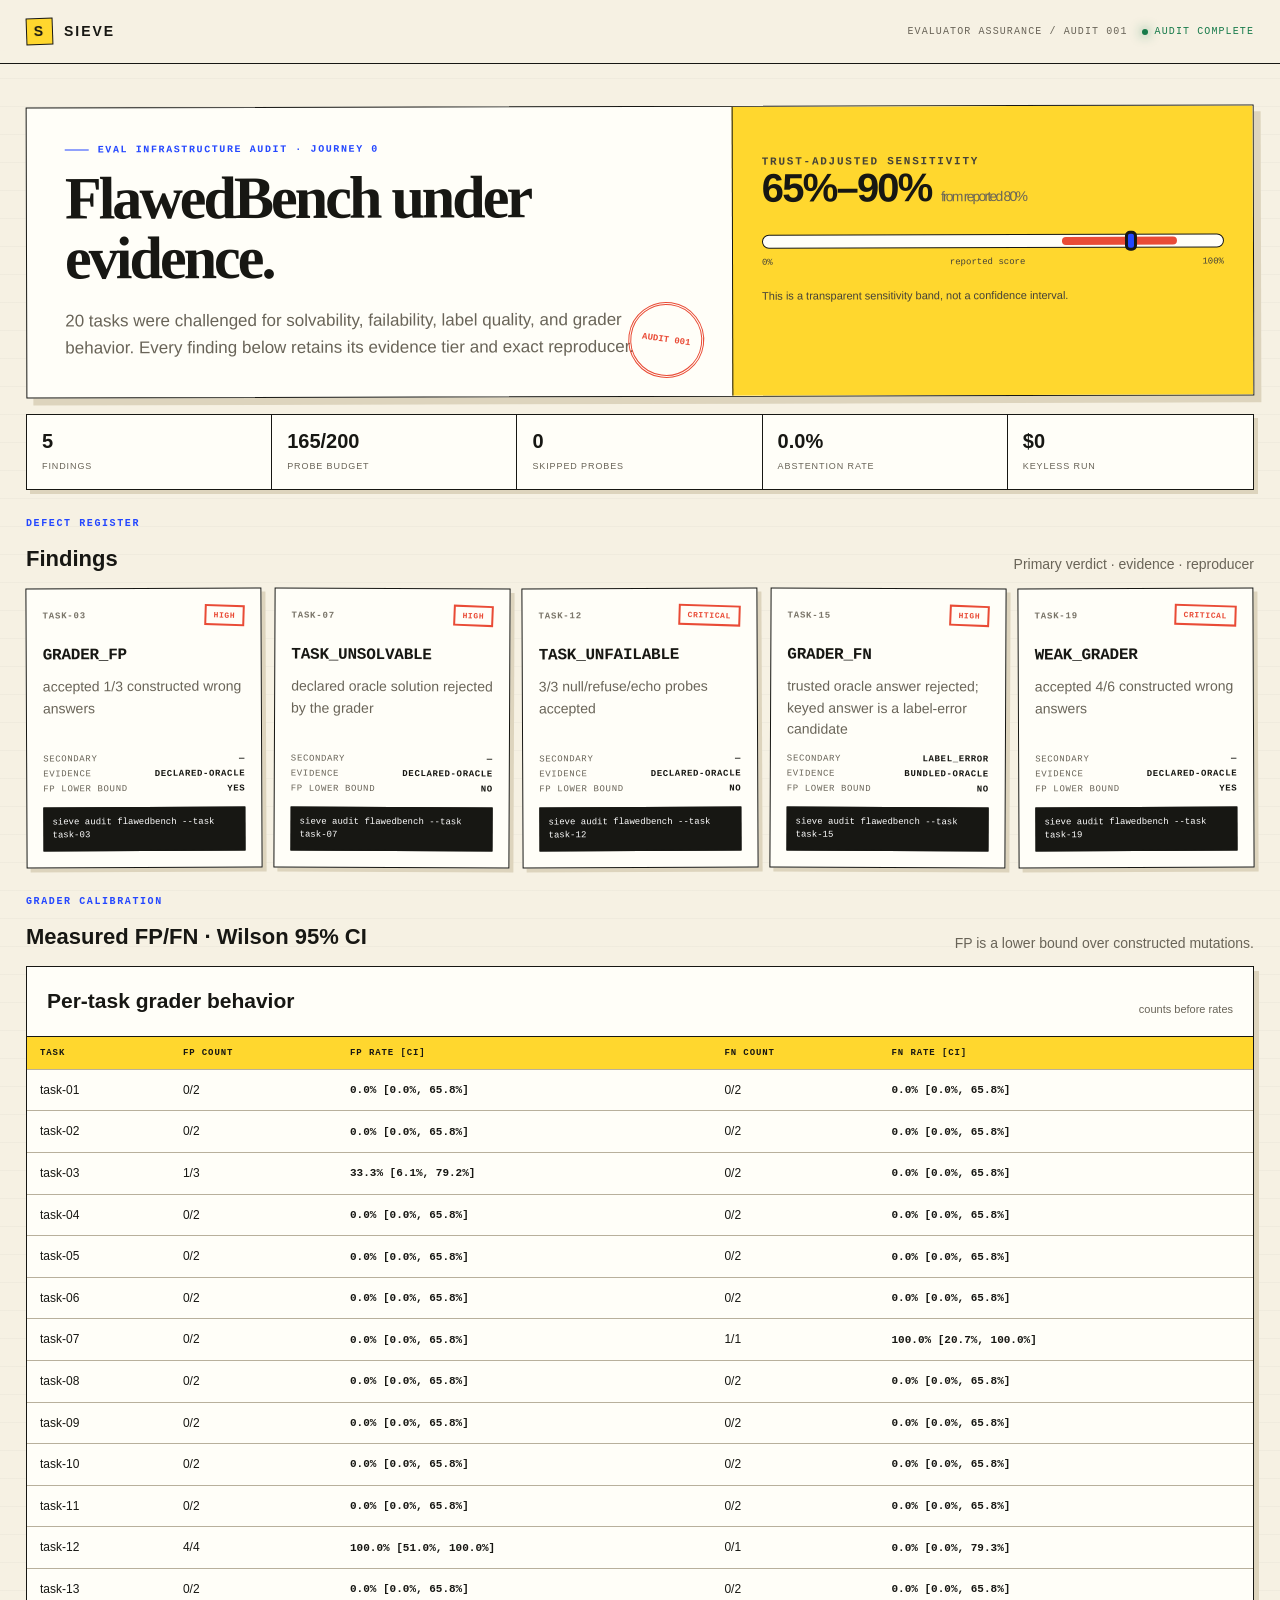
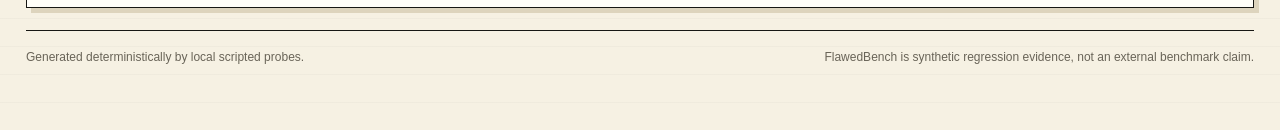
<file: docs/demo/report.html>
<!doctype html><html lang="en"><head><meta charset="utf-8">
<meta name="viewport" content="width=device-width"><title>SIEVE · FlawedBench</title>
<style>
:root{
  --bg:#0b0c09;--panel:#141610;--panel-2:#1a1d14;--line:#34382a;
  --text:#faf9ef;--muted:#a6a68e;--faint:#6f725e;--yellow:#e8ee72;
  --amber:#f2bd63;--coral:#ff7e69;--green:#7ae3a2;--cyan:#6dd5d4;
  --shadow:0 26px 74px rgba(0,0,0,.42)
}
*{box-sizing:border-box}html{scroll-behavior:smooth}body{margin:0;color:var(--text);
background:radial-gradient(circle at 78% -8%,rgba(232,238,114,.12),transparent 30rem),
linear-gradient(rgba(232,238,114,.02) 1px,transparent 1px),
linear-gradient(90deg,rgba(232,238,114,.02) 1px,transparent 1px),var(--bg);
background-size:auto,34px 34px,34px 34px;font:14px/1.55 Inter,ui-sans-serif,
-apple-system,BlinkMacSystemFont,"Segoe UI",sans-serif}.topbar{height:58px;padding:0 26px;
display:flex;align-items:center;justify-content:space-between;border-bottom:1px solid var(--line);
position:sticky;top:0;z-index:10;background:rgba(11,12,9,.88);backdrop-filter:blur(16px)}
.brand{display:flex;align-items:center;gap:11px;font-weight:780}.brand-mark{width:27px;height:27px;
border-radius:8px;display:grid;place-items:center;background:linear-gradient(145deg,var(--yellow),
var(--amber));color:#141409;box-shadow:0 0 23px rgba(232,238,114,.22)}.topmeta{display:flex;
gap:14px;align-items:center;color:var(--muted);font:10px ui-monospace,monospace;
letter-spacing:.11em;text-transform:uppercase}.complete{display:flex;align-items:center;gap:7px;
color:#c7f0d5}.complete:before{content:"";width:6px;height:6px;border-radius:50%;
background:var(--green);box-shadow:0 0 12px var(--green)}main{max-width:1360px;margin:auto;
padding:30px 26px 64px}.hero{display:grid;grid-template-columns:minmax(0,1.15fr)
minmax(380px,.85fr);border:1px solid var(--line);border-radius:18px;overflow:hidden;
background:linear-gradient(145deg,rgba(27,30,21,.98),rgba(13,15,10,.98));box-shadow:var(--shadow)}
.hero-copy{padding:36px 38px}.eyebrow,.section-label{margin:0 0 13px;color:var(--yellow);
font:750 10px ui-monospace,monospace;text-transform:uppercase;letter-spacing:.16em}
.eyebrow:before{content:"";display:inline-block;width:24px;height:1px;background:currentColor;
vertical-align:middle;margin-right:9px}h1{font-size:clamp(36px,4.7vw,62px);line-height:1;
letter-spacing:-.05em;margin:0}.lede{font-size:17px;color:#c0c0ad;max-width:740px;margin:20px 0 0}
.band-panel{border-left:1px solid var(--line);padding:29px;background:rgba(8,9,6,.28)}
.band-value{font-size:40px;line-height:1;letter-spacing:-.045em;font-weight:780}
.band-value span{color:var(--muted);font-size:14px;font-weight:500}.band-track{height:14px;
position:relative;border:1px solid var(--line);border-radius:999px;background:#0b0c09;margin:27px 0 9px}
.band-range{position:absolute;top:2px;bottom:2px;border-radius:999px;
background:linear-gradient(90deg,var(--coral),var(--yellow));box-shadow:0 0 16px rgba(232,238,114,.2)}
.band-marker{position:absolute;top:50%;width:12px;height:20px;border:3px solid #15170f;
border-radius:5px;background:#fff;transform:translate(-50%,-50%);box-shadow:0 0 0 1px #696d55}
.scale{display:flex;justify-content:space-between;color:var(--faint);font:9px ui-monospace,monospace}
.band-panel p{color:var(--muted);font-size:11px;margin:20px 0 0}.audit-strip{display:grid;
grid-template-columns:repeat(5,minmax(0,1fr));gap:1px;background:var(--line);border:1px solid var(--line);
border-radius:13px;overflow:hidden;margin:17px 0}.audit-metric{background:#12140e;padding:15px}
.audit-metric strong{display:block;font-size:20px;line-height:1.15}.audit-metric span{display:block;
color:var(--muted);font-size:9px;text-transform:uppercase;letter-spacing:.1em;margin-top:7px}
.section-head{display:flex;align-items:end;justify-content:space-between;gap:20px;margin:28px 0 12px}
.section-head h2{margin:0;font-size:22px}.section-head>p{margin:0;color:var(--muted)}
.grid{display:grid;grid-template-columns:repeat(5,minmax(190px,1fr));gap:10px}.card{border:1px
solid var(--line);border-radius:14px;background:linear-gradient(180deg,rgba(21,23,16,.98),
rgba(13,15,10,.98));padding:16px;min-height:245px;display:flex;flex-direction:column}
.finding-top{display:flex;align-items:center;justify-content:space-between;gap:8px}.task-id{color:var(--faint);
font:700 9px ui-monospace,monospace;text-transform:uppercase;letter-spacing:.09em}.severity{padding:4px 7px;
border-radius:999px;font:750 8px ui-monospace,monospace;text-transform:uppercase;letter-spacing:.08em;
border:1px solid #613126;background:#371b17;color:#ffa192}.card h3{font-size:16px;line-height:1.25;
letter-spacing:-.015em;margin:19px 0 11px;color:var(--yellow)}.card p{color:#bfc0aa;margin:0 0 13px}
.evidence{display:grid;gap:5px;margin-top:auto;color:var(--muted);font:9px ui-monospace,monospace;
text-transform:uppercase;letter-spacing:.07em}.evidence span{display:flex;justify-content:space-between;
gap:10px}.evidence strong{color:#d6d8c3}.card code{display:block;margin-top:13px;padding:8px;
border:1px solid var(--line);border-radius:7px;background:#0b0c09;color:#adb09a;font:9px/1.45
ui-monospace,monospace;overflow-wrap:anywhere}.panel{border:1px solid var(--line);border-radius:15px;
background:linear-gradient(180deg,rgba(21,23,16,.98),rgba(12,14,9,.98));overflow:hidden}
.panel-head{padding:18px 20px;border-bottom:1px solid var(--line);display:flex;align-items:end;
justify-content:space-between;gap:16px}.panel-head h2{margin:0;font-size:21px}.panel-head span{color:var(--muted);
font-size:11px}.scroll{overflow:auto;max-height:570px}table{border-collapse:collapse;width:100%;
font-size:12px}th,td{border-bottom:1px solid var(--line);padding:11px 13px;text-align:left}
th{position:sticky;top:0;background:#191c13;color:var(--faint);font:700 9px
ui-monospace,monospace;text-transform:uppercase;letter-spacing:.1em}tbody tr:hover{background:
rgba(232,238,114,.03)}.rate{font:700 11px ui-monospace,monospace}.footer{display:flex;
justify-content:space-between;gap:20px;border-top:1px solid var(--line);margin-top:22px;
padding-top:17px;color:var(--muted);font-size:12px}@media(max-width:1150px){.grid{
grid-template-columns:repeat(3,1fr)}}@media(max-width:900px){.hero{grid-template-columns:1fr}
.band-panel{border-left:0;border-top:1px solid var(--line)}.audit-strip{grid-template-columns:
repeat(3,1fr)}}@media(max-width:650px){.topbar{padding:0 14px}.topmeta>span:first-child{display:none}
main{padding:18px 14px 42px}.hero-copy,.band-panel{padding:24px 20px}.audit-strip{
grid-template-columns:1fr 1fr}.grid{grid-template-columns:1fr}.section-head,.footer{
align-items:start;flex-direction:column}}
/* Bright assurance dossier: the standalone report shares SIEVE's paper,
   calibration-ruler, and audit-stamp language without depending on site CSS. */
:root{--bg:#f6f1e3;--panel:#fffef8;--panel-2:#ebe4d1;--line:#b8b09c;
--text:#171713;--muted:#696458;--faint:#797468;--yellow:#ffd72e;
--amber:#ffd72e;--coral:#e94b36;--green:#167a4a;--cyan:#2447ff;
--shadow:7px 7px 0 #ddd4bd}
body{background:repeating-linear-gradient(0deg,transparent 0 27px,
rgba(23,23,19,.055) 28px),var(--bg);font-family:"Avenir Next","Segoe UI",sans-serif}
.topbar{height:64px;border-color:var(--text);background:rgba(246,241,227,.95)}
.brand{letter-spacing:.14em}.brand-mark{border:1px solid var(--text);border-radius:0;
background:var(--yellow);color:var(--text);box-shadow:none;transform:rotate(-2deg)}
.complete{color:var(--green)}main{padding-top:42px}
.hero{border-color:var(--text);border-radius:0;background:var(--panel);box-shadow:var(--shadow);
transform:rotate(-.15deg)}.hero-copy{position:relative}.hero-copy:after{content:"AUDIT 001";
position:absolute;right:28px;bottom:18px;color:var(--coral);border:3px double currentColor;
border-radius:50%;width:70px;height:70px;display:grid;place-items:center;
font:800 9px ui-monospace,monospace;transform:rotate(8deg)}
.eyebrow,.section-label{color:var(--cyan)}h1{font-family:"Iowan Old Style",Georgia,serif;
font-weight:600}.lede{color:var(--muted)}.band-panel{border-color:var(--text);
background:var(--yellow)}.band-track{border-color:var(--text);background:var(--panel)}
.band-range{background:var(--coral);box-shadow:none}.band-marker{border-color:var(--text);
background:var(--cyan);box-shadow:none}.band-panel p,.scale{color:#454238}
.audit-strip{gap:0;border-color:var(--text);border-radius:0;background:var(--text);
box-shadow:4px 4px 0 #ddd4bd}.audit-metric{border-right:1px solid var(--text);
background:var(--panel)}.audit-metric:last-child{border:0}
.grid{gap:12px}.card{min-height:255px;border-color:var(--text);border-radius:0;
background:var(--panel);box-shadow:4px 4px 0 #ddd4bd}.card:nth-child(odd){
transform:rotate(-.25deg)}.card:nth-child(even){transform:rotate(.25deg)}
.severity{border:2px solid var(--coral);border-radius:0;background:transparent;
color:var(--coral);transform:rotate(2deg)}.card h3{color:var(--text);
font-family:ui-monospace,monospace}.card p{color:var(--muted)}
.evidence strong{color:var(--text)}.card code{border-color:var(--text);
border-radius:0;background:var(--text);color:#fff}
.panel{border-color:var(--text);border-radius:0;background:var(--panel);
box-shadow:5px 5px 0 #ddd4bd}.panel-head{border-color:var(--text)}
th{background:var(--yellow);color:var(--text)}th,td{border-color:var(--line)}
tbody tr:hover{background:#fff6bd}.footer{border-color:var(--text)}
</style></head><body><header class="topbar"><div class="brand">
<span class="brand-mark">S</span>SIEVE</div><div class="topmeta">
<span>evaluator assurance / audit 001</span><span class="complete">audit complete</span>
</div></header><main><section class="hero"><div class="hero-copy">
<p class="eyebrow">Eval infrastructure audit · Journey 0</p>
<h1>FlawedBench under evidence.</h1>
<p class="lede">20 tasks were challenged for solvability,
failability, label quality, and grader behavior. Every finding below retains
its evidence tier and exact reproducer.</p></div><aside class="band-panel">
<p class="section-label">Trust-adjusted sensitivity</p><div class="band-value">
65%–90%
            <span>from reported 80%</span></div>
<div class="band-track" aria-label="Reported score and trust-adjusted band">
<span class="band-range" style="left:65.0%;width:25.0%"></span>
<span class="band-marker" style="left:80.0%"></span></div>
<div class="scale"><span>0%</span><span>reported score</span><span>100%</span></div>
<p>This is a transparent sensitivity band, not a confidence interval.
</p>
</aside></section><section class="audit-strip" aria-label="Audit summary">
<div class="audit-metric"><strong>5</strong><span>findings</span></div>
<div class="audit-metric"><strong>165/200</strong><span>probe budget</span></div>
<div class="audit-metric"><strong>0</strong><span>skipped probes</span></div>
<div class="audit-metric"><strong>0.0%</strong><span>abstention rate</span></div>
<div class="audit-metric"><strong>$0</strong><span>keyless run</span></div>
</section><div class="section-head"><div><p class="section-label">Defect register</p>
<h2>Findings</h2></div><p>Primary verdict · evidence · reproducer</p></div>
<section class="grid"><article class="card"><div class="finding-top">
        <span class="task-id">task-03</span>
        <span class="severity">high</span></div>
        <h3>GRADER_FP</h3><p>accepted 1/3 constructed wrong answers</p>
        <div class="evidence"><span>secondary <strong>—</strong></span>
        <span>evidence <strong>declared-oracle</strong></span>
        <span>FP lower bound <strong>yes</strong></span></div>
        <code>sieve audit flawedbench --task task-03</code></article><article class="card"><div class="finding-top">
        <span class="task-id">task-07</span>
        <span class="severity">high</span></div>
        <h3>TASK_UNSOLVABLE</h3><p>declared oracle solution rejected by the grader</p>
        <div class="evidence"><span>secondary <strong>—</strong></span>
        <span>evidence <strong>declared-oracle</strong></span>
        <span>FP lower bound <strong>no</strong></span></div>
        <code>sieve audit flawedbench --task task-07</code></article><article class="card"><div class="finding-top">
        <span class="task-id">task-12</span>
        <span class="severity">critical</span></div>
        <h3>TASK_UNFAILABLE</h3><p>3/3 null/refuse/echo probes accepted</p>
        <div class="evidence"><span>secondary <strong>—</strong></span>
        <span>evidence <strong>declared-oracle</strong></span>
        <span>FP lower bound <strong>no</strong></span></div>
        <code>sieve audit flawedbench --task task-12</code></article><article class="card"><div class="finding-top">
        <span class="task-id">task-15</span>
        <span class="severity">high</span></div>
        <h3>GRADER_FN</h3><p>trusted oracle answer rejected; keyed answer is a label-error candidate</p>
        <div class="evidence"><span>secondary <strong>LABEL_ERROR</strong></span>
        <span>evidence <strong>bundled-oracle</strong></span>
        <span>FP lower bound <strong>no</strong></span></div>
        <code>sieve audit flawedbench --task task-15</code></article><article class="card"><div class="finding-top">
        <span class="task-id">task-19</span>
        <span class="severity">critical</span></div>
        <h3>WEAK_GRADER</h3><p>accepted 4/6 constructed wrong answers</p>
        <div class="evidence"><span>secondary <strong>—</strong></span>
        <span>evidence <strong>declared-oracle</strong></span>
        <span>FP lower bound <strong>yes</strong></span></div>
        <code>sieve audit flawedbench --task task-19</code></article></section><div class="section-head"><div>
<p class="section-label">Grader calibration</p><h2>Measured FP/FN · Wilson 95% CI</h2>
</div><p>FP is a lower bound over constructed mutations.</p></div>
<section class="panel"><div class="panel-head"><h2>Per-task grader behavior</h2>
<span>counts before rates</span></div><div class="scroll"><table><thead><tr>
<th>task</th><th>FP count</th><th>FP rate [CI]</th><th>FN count</th><th>FN rate [CI]</th>
</tr></thead><tbody><tr><td>task-01</td><td>0/2</td><td class='rate'>0.0% [0.0%, 65.8%]</td><td>0/2</td><td class='rate'>0.0% [0.0%, 65.8%]</td></tr><tr><td>task-02</td><td>0/2</td><td class='rate'>0.0% [0.0%, 65.8%]</td><td>0/2</td><td class='rate'>0.0% [0.0%, 65.8%]</td></tr><tr><td>task-03</td><td>1/3</td><td class='rate'>33.3% [6.1%, 79.2%]</td><td>0/2</td><td class='rate'>0.0% [0.0%, 65.8%]</td></tr><tr><td>task-04</td><td>0/2</td><td class='rate'>0.0% [0.0%, 65.8%]</td><td>0/2</td><td class='rate'>0.0% [0.0%, 65.8%]</td></tr><tr><td>task-05</td><td>0/2</td><td class='rate'>0.0% [0.0%, 65.8%]</td><td>0/2</td><td class='rate'>0.0% [0.0%, 65.8%]</td></tr><tr><td>task-06</td><td>0/2</td><td class='rate'>0.0% [0.0%, 65.8%]</td><td>0/2</td><td class='rate'>0.0% [0.0%, 65.8%]</td></tr><tr><td>task-07</td><td>0/2</td><td class='rate'>0.0% [0.0%, 65.8%]</td><td>1/1</td><td class='rate'>100.0% [20.7%, 100.0%]</td></tr><tr><td>task-08</td><td>0/2</td><td class='rate'>0.0% [0.0%, 65.8%]</td><td>0/2</td><td class='rate'>0.0% [0.0%, 65.8%]</td></tr><tr><td>task-09</td><td>0/2</td><td class='rate'>0.0% [0.0%, 65.8%]</td><td>0/2</td><td class='rate'>0.0% [0.0%, 65.8%]</td></tr><tr><td>task-10</td><td>0/2</td><td class='rate'>0.0% [0.0%, 65.8%]</td><td>0/2</td><td class='rate'>0.0% [0.0%, 65.8%]</td></tr><tr><td>task-11</td><td>0/2</td><td class='rate'>0.0% [0.0%, 65.8%]</td><td>0/2</td><td class='rate'>0.0% [0.0%, 65.8%]</td></tr><tr><td>task-12</td><td>4/4</td><td class='rate'>100.0% [51.0%, 100.0%]</td><td>0/1</td><td class='rate'>0.0% [0.0%, 79.3%]</td></tr><tr><td>task-13</td><td>0/2</td><td class='rate'>0.0% [0.0%, 65.8%]</td><td>0/2</td><td class='rate'>0.0% [0.0%, 65.8%]</td></tr><tr><td>task-14</td><td>0/2</td><td class='rate'>0.0% [0.0%, 65.8%]</td><td>0/2</td><td class='rate'>0.0% [0.0%, 65.8%]</td></tr><tr><td>task-15</td><td>0/2</td><td class='rate'>0.0% [0.0%, 65.8%]</td><td>2/2</td><td class='rate'>100.0% [34.2%, 100.0%]</td></tr><tr><td>task-16</td><td>0/2</td><td class='rate'>0.0% [0.0%, 65.8%]</td><td>0/2</td><td class='rate'>0.0% [0.0%, 65.8%]</td></tr><tr><td>task-17</td><td>0/2</td><td class='rate'>0.0% [0.0%, 65.8%]</td><td>0/2</td><td class='rate'>0.0% [0.0%, 65.8%]</td></tr><tr><td>task-18</td><td>0/2</td><td class='rate'>0.0% [0.0%, 65.8%]</td><td>0/2</td><td class='rate'>0.0% [0.0%, 65.8%]</td></tr><tr><td>task-19</td><td>4/6</td><td class='rate'>66.7% [30.0%, 90.3%]</td><td>0/2</td><td class='rate'>0.0% [0.0%, 65.8%]</td></tr><tr><td>task-20</td><td>0/2</td><td class='rate'>0.0% [0.0%, 65.8%]</td><td>0/2</td><td class='rate'>0.0% [0.0%, 65.8%]</td></tr></tbody></table></div></section>
<footer class="footer"><span>Generated deterministically by local scripted probes.</span>
<span>FlawedBench is synthetic regression evidence, not an external benchmark claim.</span></footer>
</main></body></html>
</file>
<file: docs/styles.css>
:root {
  --paper: #f7f3e7;
  --paper-deep: #ebe4d1;
  --white: #fffef8;
  --ink: #171713;
  --muted: #625f54;
  --line: #b9b29f;
  --yellow: #ffd72e;
  --yellow-pale: #fff2a8;
  --blue: #2447ff;
  --coral: #f04d36;
  --green: #167a4a;
  --shadow: 0 22px 60px rgba(39, 33, 16, .14);
}

* { box-sizing: border-box; }
html { scroll-behavior: smooth; }
body {
  margin: 0;
  color: var(--ink);
  background: var(--paper);
  font: 16px/1.55 "Avenir Next", "Segoe UI", Helvetica, Arial, sans-serif;
}
body::before {
  content: "";
  position: fixed;
  inset: 0;
  pointer-events: none;
  opacity: .18;
  background-image: repeating-linear-gradient(0deg, transparent 0 27px, rgba(23, 23, 19, .08) 28px);
  z-index: -1;
}
a { color: inherit; }
button, input, select { font: inherit; }
.skip-link {
  position: fixed;
  left: 12px;
  top: -60px;
  z-index: 100;
  padding: 10px 14px;
  background: var(--ink);
  color: white;
}
.skip-link:focus { top: 12px; }
.site-header {
  position: sticky;
  z-index: 50;
  top: 0;
  min-height: 72px;
  display: grid;
  grid-template-columns: auto 1fr auto;
  align-items: center;
  gap: 28px;
  padding: 0 3.5vw;
  background: rgba(247, 243, 231, .94);
  border-bottom: 1px solid var(--ink);
  backdrop-filter: blur(12px);
}
.wordmark { display: flex; align-items: center; gap: 9px; text-decoration: none; font-weight: 900; letter-spacing: .16em; font-size: 14px; }
.wordmark small { color: var(--muted); border-left: 1px solid var(--line); padding-left: 12px; font: 500 10px/1.1 ui-monospace, SFMono-Regular, Menlo, monospace; letter-spacing: .08em; text-transform: uppercase; }
.wordmark-mark { width: 26px; height: 26px; display: grid; grid-template-columns: repeat(3, 1fr); align-items: end; gap: 2px; padding: 5px; background: var(--yellow); border: 1px solid var(--ink); transform: rotate(-2deg); }
.wordmark-mark i { display: block; background: var(--ink); }
.wordmark-mark i:nth-child(1) { height: 6px; }
.wordmark-mark i:nth-child(2) { height: 11px; }
.wordmark-mark i:nth-child(3) { height: 15px; }
.site-nav { justify-self: center; display: flex; gap: 27px; }
.site-nav a, .site-footer a { color: var(--muted); text-decoration: none; font-size: 12px; font-weight: 700; }
.site-nav a:hover, .site-nav a:focus-visible, .site-footer a:hover { color: var(--ink); text-decoration: underline; text-underline-offset: 5px; }
.header-cta { background: var(--ink); color: white; text-decoration: none; padding: 11px 15px; font-size: 12px; font-weight: 800; }
.nav-toggle { display: none; justify-self: end; border: 1px solid var(--ink); background: transparent; padding: 8px 11px; }

.hero { overflow: hidden; padding: clamp(62px, 8vw, 118px) 5vw 0; border-bottom: 1px solid var(--ink); }
.hero-grid { max-width: 1440px; margin: 0 auto; display: grid; grid-template-columns: minmax(0, 1fr) minmax(440px, .85fr); gap: clamp(48px, 7vw, 110px); align-items: center; }
.kicker, .micro { font: 800 10px/1.3 ui-monospace, SFMono-Regular, Menlo, monospace; letter-spacing: .15em; text-transform: uppercase; }
.kicker span { display: inline-block; color: var(--blue); margin-right: 18px; }
.hero h1, .section-intro h2, .final-cta h2 {
  margin: 18px 0 26px;
  font-family: "Iowan Old Style", "Palatino Linotype", Georgia, serif;
  font-size: clamp(54px, 7.1vw, 112px);
  line-height: .88;
  letter-spacing: -.065em;
  font-weight: 600;
}
.hero h1 em, .final-cta h2 em { color: var(--blue); font-weight: 400; }
.hero-lede { max-width: 680px; margin: 0; color: #4f4b3f; font-size: clamp(18px, 1.45vw, 22px); line-height: 1.55; }
.hero-actions { display: flex; align-items: center; gap: 25px; margin-top: 34px; }
.button { display: inline-flex; justify-content: center; gap: 18px; align-items: center; min-height: 50px; padding: 0 19px; text-decoration: none; border: 1px solid var(--ink); font-size: 13px; font-weight: 900; box-shadow: 4px 4px 0 var(--ink); transition: transform .16s, box-shadow .16s; }
.button:hover, .button:focus-visible { transform: translate(2px, 2px); box-shadow: 2px 2px 0 var(--ink); }
.button-primary { background: var(--yellow); color: var(--ink); }
.button-ink { background: var(--ink); color: white; box-shadow: 4px 4px 0 var(--coral); }
.text-link { font-size: 13px; font-weight: 800; text-underline-offset: 5px; }
.proof-points { display: grid; grid-template-columns: repeat(3, 1fr); max-width: 560px; padding: 0; margin: 56px 0 48px; list-style: none; border-top: 1px solid var(--line); }
.proof-points li { padding: 18px 0; border-right: 1px solid var(--line); }
.proof-points li:last-child { border: 0; padding-left: 18px; }
.proof-points strong { display: block; font: 600 29px/1 "Iowan Old Style", Georgia, serif; }
.proof-points span { display: block; margin-top: 5px; color: var(--muted); font-size: 10px; font-weight: 800; text-transform: uppercase; letter-spacing: .08em; }

.dossier { position: relative; min-height: 600px; display: grid; place-items: center; }
.paper { border: 1px solid var(--ink); background: var(--white); }
.paper-back { position: absolute; inset: 34px -18px 4px 22px; transform: rotate(3deg); background: var(--yellow); box-shadow: var(--shadow); }
.paper-main { position: relative; width: min(100%, 560px); padding: 31px; transform: rotate(-1.3deg); box-shadow: var(--shadow); }
.paper-main::after { content: ""; position: absolute; inset: 12px; border: 1px solid var(--line); pointer-events: none; }
.dossier-head { position: relative; z-index: 1; display: flex; justify-content: space-between; gap: 20px; align-items: start; padding-bottom: 23px; border-bottom: 3px double var(--ink); }
.dossier-head h2 { margin: 4px 0 0; font: 600 35px/1 "Iowan Old Style", Georgia, serif; letter-spacing: -.035em; }
.audit-stamp { width: 74px; height: 74px; flex: 0 0 auto; display: grid; place-content: center; color: var(--coral); border: 3px double currentColor; border-radius: 50%; text-align: center; font: 900 26px/.65 ui-monospace, monospace; transform: rotate(7deg); }
.audit-stamp small { font-size: 8px; letter-spacing: .12em; text-transform: uppercase; }
.score-sheet { position: relative; z-index: 1; display: grid; grid-template-columns: 120px 1fr; gap: 24px; padding: 28px 0 20px; }
.reported-score { border-right: 1px solid var(--line); }
.reported-score span, .band-block span { display: block; color: var(--muted); font: 800 9px ui-monospace, monospace; text-transform: uppercase; letter-spacing: .1em; }
.reported-score strong { display: block; font: 600 46px/1.1 "Iowan Old Style", Georgia, serif; }
.band-block strong { display: block; font-size: 27px; margin-top: 5px; }
.ruler { position: relative; height: 18px; margin: 12px 0 4px; border-top: 1px solid var(--ink); background: repeating-linear-gradient(90deg, var(--line) 0 1px, transparent 1px 10%); }
.ruler b { position: absolute; top: -5px; height: 8px; background: var(--yellow); border: 1px solid var(--ink); }
.ruler i { position: absolute; z-index: 1; top: -8px; width: 1px; height: 14px; background: var(--ink); }
.band-block small { color: var(--muted); font-size: 9px; }
.finding-ledger { position: relative; z-index: 1; list-style: none; padding: 0; margin: 0; border-top: 1px solid var(--ink); }
.finding-ledger li { display: grid; grid-template-columns: 32px 1fr auto; gap: 10px; align-items: center; padding: 12px 3px; border-bottom: 1px solid var(--line); font: 700 10px ui-monospace, monospace; }
.finding-ledger li span { color: var(--muted); }
.finding-ledger li em { color: var(--coral); font-style: normal; text-transform: uppercase; font-size: 8px; }
.dossier-foot { position: relative; z-index: 1; display: flex; justify-content: space-between; margin-top: 21px; color: var(--muted); font: 700 8px ui-monospace, monospace; text-transform: uppercase; }
.verified-stamp { position: absolute; z-index: 3; right: -26px; bottom: 28px; padding: 12px 17px; border: 4px solid var(--blue); color: var(--blue); font: 900 13px/1.1 ui-monospace, monospace; text-align: center; transform: rotate(-9deg); opacity: .9; }
.calibration-rule { max-width: 1440px; height: 33px; margin: 24px auto 0; border-top: 1px solid var(--ink); background: repeating-linear-gradient(90deg, var(--ink) 0 1px, transparent 1px 2%); }

.section { position: relative; padding: clamp(82px, 9vw, 145px) 6vw; border-bottom: 1px solid var(--ink); }
.section-number { position: absolute; left: 2vw; top: 2rem; color: var(--blue); font: 800 11px ui-monospace, monospace; }
.section-intro { max-width: 1020px; margin: 0 auto 72px; }
.section-intro h2 { font-size: clamp(45px, 6vw, 84px); line-height: .98; }
.section-intro > p:last-child { max-width: 720px; color: var(--muted); font-size: 19px; }
.problem-grid { max-width: 1260px; margin: auto; display: grid; grid-template-columns: .9fr 1.1fr; gap: 9vw; align-items: start; }
.big-copy { margin: 0; font: 500 clamp(25px, 3vw, 42px)/1.25 "Iowan Old Style", Georgia, serif; letter-spacing: -.03em; }
.failure-stack { border-top: 1px solid var(--ink); }
.failure-stack article { display: grid; grid-template-columns: 44px 1fr; gap: 17px; padding: 23px 0; border-bottom: 1px solid var(--line); }
.failure-stack .index { display: grid; place-items: center; width: 34px; height: 34px; color: white; background: var(--blue); font: 800 11px ui-monospace, monospace; }
.failure-stack h3 { margin: 0 0 4px; font-size: 17px; }
.failure-stack p { margin: 0; color: var(--muted); }
.section-yellow { background: var(--yellow); }
.section-yellow .kicker { color: var(--ink); }
.method-flow { max-width: 1380px; display: grid; grid-template-columns: repeat(4, 1fr); gap: 1px; margin: auto; padding: 0; background: var(--ink); border: 1px solid var(--ink); list-style: none; }
.method-flow li { position: relative; min-height: 410px; padding: 27px; background: var(--paper); }
.method-flow li:nth-child(even) { background: var(--white); }
.method-no { font: 800 10px ui-monospace, monospace; }
.method-symbol { width: 90px; height: 90px; position: relative; margin: 47px 0 36px; }
.symbol-oracle { border: 2px solid var(--ink); border-radius: 50%; box-shadow: inset 0 0 0 17px var(--yellow), inset 0 0 0 19px var(--ink); }
.symbol-oracle::after { content: ""; position: absolute; inset: 34px; background: var(--blue); border-radius: 50%; }
.symbol-null { border: 2px solid var(--ink); }
.symbol-null::before, .symbol-null::after { content: ""; position: absolute; left: 43px; top: -14px; width: 2px; height: 118px; background: var(--coral); transform: rotate(45deg); }
.symbol-null::after { transform: rotate(-45deg); }
.symbol-mutate { background: repeating-linear-gradient(90deg, var(--ink) 0 2px, transparent 2px 15px), repeating-linear-gradient(0deg, var(--ink) 0 2px, transparent 2px 15px); transform: skew(-8deg); }
.symbol-variant::before, .symbol-variant::after { content: ""; position: absolute; inset: 7px 22px; border: 2px solid var(--ink); transform: rotate(20deg); }
.symbol-variant::after { transform: rotate(-20deg); border-color: var(--blue); }
.method-flow h3 { margin: 0 0 8px; font: 600 25px "Iowan Old Style", Georgia, serif; }
.method-flow p { margin: 0; color: var(--muted); font-size: 14px; }
.method-flow small { position: absolute; left: 27px; bottom: 23px; color: var(--blue); font: 800 8px ui-monospace, monospace; }

.proof-layout { max-width: 1380px; margin: auto; display: grid; grid-template-columns: 1fr .75fr; gap: 18px; }
.chart-card { padding: 26px; background: var(--white); border: 1px solid var(--ink); box-shadow: 5px 5px 0 var(--paper-deep); }
.chart-card.wide { grid-row: span 2; }
.card-head { display: flex; justify-content: space-between; align-items: start; gap: 20px; padding-bottom: 20px; border-bottom: 1px solid var(--line); }
.card-head h3 { margin: 5px 0 0; font: 600 27px "Iowan Old Style", Georgia, serif; }
.legend { color: var(--muted); font-size: 10px; }
.swatch { display: inline-block; width: 9px; height: 9px; margin: 0 4px 0 10px; }
.swatch.fp, .bar.fp { background: var(--coral); }
.swatch.fn, .bar.fn { background: var(--blue); }
.bar-chart { margin: 28px 0 18px; }
.chart-axis { display: flex; justify-content: space-between; padding-left: 90px; color: var(--muted); font: 8px ui-monospace, monospace; }
.bar-row { display: grid; grid-template-columns: 72px 1fr 78px; gap: 12px; align-items: center; margin: 19px 0; font: 800 10px ui-monospace, monospace; }
.bar-row > span { height: 20px; background: repeating-linear-gradient(90deg, rgba(23,23,19,.12) 0 1px, transparent 1px 25%); border-left: 1px solid var(--ink); }
.bar { display: block; height: 100%; min-width: 2px; }
.bar-row em { font-style: normal; font-size: 9px; }
.chart-note, .chart-card > p { margin: 22px 0 0; color: var(--muted); font-size: 12px; }
.band-visual { position: relative; height: 125px; margin: 28px 5px 0; }
.band-line { position: absolute; inset: 47px 0 auto; height: 22px; border: 1px solid var(--ink); background: repeating-linear-gradient(90deg, var(--line) 0 1px, transparent 1px 10%); }
.band-line i { position: absolute; left: 65%; width: 25%; height: 100%; background: var(--yellow); border-left: 2px solid var(--ink); border-right: 2px solid var(--ink); }
.band-line b { position: absolute; left: 80%; top: -8px; width: 3px; height: 38px; background: var(--blue); }
.band-low, .band-high { position: absolute; top: 25px; font: 800 10px ui-monospace, monospace; }
.band-low { left: 65%; transform: translateX(-50%); }
.band-high { left: 90%; transform: translateX(-50%); }
.band-visual > strong { position: absolute; top: 78px; left: 80%; transform: translateX(-50%); color: var(--blue); }
.band-visual > small { position: absolute; top: 99px; left: 80%; transform: translateX(-50%); white-space: nowrap; color: var(--muted); }
.mini-matrix { display: grid; grid-template-columns: 76px 1fr 1fr; gap: 5px; margin-top: 23px; text-align: center; font-size: 10px; }
.mini-matrix > b { align-self: center; }
.mini-matrix strong { padding: 13px; border: 1px solid var(--ink); font-size: 18px; }
.mini-matrix .good { background: #d8f1dc; }
.mini-matrix .bad { background: #ffd6ce; color: #971f10; }
.evidence-cta { max-width: 1380px; margin: 18px auto 0; padding: 28px; display: flex; align-items: center; justify-content: space-between; gap: 30px; background: var(--yellow); border: 1px solid var(--ink); }
.evidence-cta > div { display: flex; gap: 25px; align-items: center; }
.evidence-cta h3 { margin: 0 0 4px; font: 600 24px "Iowan Old Style", Georgia, serif; }
.evidence-cta p { max-width: 720px; margin: 0; font-size: 13px; }
.stamp-small { width: 62px; height: 62px; font-size: 16px; color: var(--ink); }

.architecture { background: var(--paper-deep); }
.architecture-board { max-width: 1380px; margin: auto; display: grid; grid-template-columns: 1fr auto 1.25fr auto 1fr; gap: 18px; align-items: center; padding: 30px; border: 1px solid var(--ink); background: var(--white); }
.source-column, .core-column, .output-column { display: grid; gap: 8px; }
.architecture-board span { margin-bottom: 8px; color: var(--muted); font: 800 9px ui-monospace, monospace; text-transform: uppercase; }
.architecture-board b { padding: 14px; border: 1px solid var(--ink); font-size: 12px; background: var(--paper); }
.architecture-board .core-column b { background: var(--yellow); }
.architecture-board .future { border-style: dashed; color: var(--muted); }
.architecture-board small { float: right; }
.connector { font-size: 27px; }
.implementation-grid { max-width: 1380px; margin: 20px auto 0; display: grid; grid-template-columns: repeat(4, 1fr); gap: 1px; background: var(--ink); border: 1px solid var(--ink); }
.implementation-grid article { min-height: 220px; padding: 23px; background: var(--paper); }
.implementation-grid span { color: var(--blue); font: 900 10px ui-monospace, monospace; }
.implementation-grid h3 { margin: 55px 0 7px; font: 600 22px "Iowan Old Style", Georgia, serif; }
.implementation-grid p { margin: 0; color: var(--muted); font-size: 13px; }

.section-ink { color: white; background: var(--ink); }
.section-ink .section-number, .section-ink .kicker { color: var(--yellow); }
.about-grid { max-width: 1260px; margin: auto; display: grid; grid-template-columns: .9fr 1.1fr; gap: 10vw; }
.about-copy p { margin-top: 0; color: #d4d0c2; font: 400 clamp(22px, 2.5vw, 35px)/1.35 "Iowan Old Style", Georgia, serif; }
.inverse { color: var(--yellow); }
.limits { border-top: 1px solid #777269; }
.limits h3 { font-size: 12px; text-transform: uppercase; letter-spacing: .1em; }
.limits details { border-bottom: 1px solid #777269; }
.limits summary { padding: 20px 0; cursor: pointer; font-weight: 800; }
.limits p { color: #bbb6a8; margin: 0 0 21px; font-size: 14px; }
.final-cta { display: flex; justify-content: space-between; align-items: end; gap: 30px; padding: clamp(75px, 10vw, 150px) 8vw; background: var(--yellow); border-bottom: 1px solid var(--ink); }
.final-cta h2 { margin-bottom: 0; font-size: clamp(51px, 7vw, 100px); }
.final-cta .button { margin-bottom: 10px; white-space: nowrap; }
.site-footer { min-height: 135px; display: grid; grid-template-columns: auto 1fr auto; align-items: center; gap: 40px; padding: 30px 4vw; }
.site-footer p { justify-self: center; color: var(--muted); font-size: 11px; }
.site-footer > div { display: flex; gap: 22px; }

@media (max-width: 1000px) {
  .site-header { grid-template-columns: 1fr auto auto; }
  .site-nav { display: none; position: absolute; top: 71px; left: 0; right: 0; padding: 20px 4vw; background: var(--paper); border-bottom: 1px solid var(--ink); flex-wrap: wrap; }
  .site-nav.open { display: flex; }
  .nav-toggle { display: block; }
  .hero-grid { grid-template-columns: 1fr; }
  .dossier { max-width: 650px; width: 100%; margin: auto; }
  .problem-grid, .about-grid { grid-template-columns: 1fr; gap: 50px; }
  .method-flow { grid-template-columns: repeat(2, 1fr); }
  .proof-layout { grid-template-columns: 1fr; }
  .chart-card.wide { grid-row: auto; }
  .architecture-board { grid-template-columns: 1fr; }
  .connector { transform: rotate(90deg); justify-self: center; }
  .implementation-grid { grid-template-columns: repeat(2, 1fr); }
}
@media (max-width: 680px) {
  .site-header { padding: 0 15px; gap: 10px; }
  .header-cta { display: none; }
  .wordmark small { display: none; }
  .hero { padding: 53px 20px 0; }
  .hero h1 { font-size: clamp(52px, 18vw, 76px); }
  .hero-actions { align-items: stretch; flex-direction: column; }
  .proof-points { margin-top: 38px; }
  .dossier { min-height: 520px; }
  .paper-main { padding: 23px 20px; }
  .score-sheet { grid-template-columns: 1fr; }
  .reported-score { border: 0; border-bottom: 1px solid var(--line); padding-bottom: 15px; }
  .verified-stamp { right: 0; }
  .section { padding: 80px 20px; }
  .section-number { display: none; }
  .section-intro { margin-bottom: 45px; }
  .method-flow { grid-template-columns: 1fr; }
  .method-flow li { min-height: 345px; }
  .card-head { flex-direction: column; }
  .bar-row { grid-template-columns: 62px 1fr; }
  .bar-row em { grid-column: 2; }
  .chart-axis { padding-left: 73px; }
  .evidence-cta, .evidence-cta > div, .final-cta { align-items: flex-start; flex-direction: column; }
  .implementation-grid { grid-template-columns: 1fr; }
  .final-cta { padding: 75px 20px; }
  .site-footer { grid-template-columns: 1fr; gap: 18px; }
  .site-footer p { justify-self: start; }
}

@media (prefers-reduced-motion: reduce) {
  html { scroll-behavior: auto; }
  *, *::before, *::after { transition-duration: .01ms !important; animation-duration: .01ms !important; }
}
</file>
<file: docs/demo/app.css>
:root {
  --paper: #f6f1e3;
  --paper-2: #ebe4d1;
  --white: #fffef8;
  --ink: #171713;
  --muted: #696458;
  --line: #b8b09c;
  --yellow: #ffd72e;
  --blue: #2447ff;
  --coral: #e94b36;
  --green: #167a4a;
  --gray: #858176;
  --shadow: 0 18px 45px rgba(36, 31, 16, .13);
}
* { box-sizing: border-box; }
html { scroll-behavior: smooth; }
body {
  margin: 0;
  color: var(--ink);
  background: var(--paper);
  font: 14px/1.45 "Avenir Next", "Segoe UI", Helvetica, Arial, sans-serif;
}
body::before {
  content: "";
  position: fixed;
  inset: 0;
  pointer-events: none;
  z-index: -1;
  opacity: .18;
  background: repeating-linear-gradient(0deg, transparent 0 23px, rgba(23,23,19,.08) 24px);
}
button, select, input { font: inherit; }
button, select, a { -webkit-tap-highlight-color: transparent; }
button:focus-visible, select:focus-visible, input:focus-visible, a:focus-visible { outline: 3px solid var(--blue); outline-offset: 2px; }
.skip-link { position: fixed; top: -50px; left: 12px; z-index: 100; padding: 10px 14px; color: white; background: var(--ink); }
.skip-link:focus { top: 12px; }
.app-header {
  position: sticky;
  z-index: 40;
  top: 0;
  height: 64px;
  display: grid;
  grid-template-columns: 255px 1fr auto;
  align-items: center;
  border-bottom: 1px solid var(--ink);
  background: rgba(246, 241, 227, .95);
  backdrop-filter: blur(12px);
}
.app-brand { height: 100%; display: flex; align-items: center; gap: 9px; padding: 0 18px; border-right: 1px solid var(--ink); color: inherit; text-decoration: none; font-weight: 900; letter-spacing: .14em; }
.brand-mark { width: 26px; height: 26px; display: grid; grid-template-columns: repeat(3,1fr); align-items: end; gap: 2px; padding: 5px; border: 1px solid var(--ink); background: var(--yellow); transform: rotate(-2deg); }
.brand-mark i { display: block; background: var(--ink); }
.brand-mark i:nth-child(1) { height: 6px; }.brand-mark i:nth-child(2) { height: 11px; }.brand-mark i:nth-child(3) { height: 15px; }
.app-brand small { margin-left: 7px; padding-left: 12px; border-left: 1px solid var(--line); color: var(--muted); font: 700 8px ui-monospace, monospace; text-transform: uppercase; letter-spacing: .08em; }
.run-identity { padding-left: 20px; }
.run-identity span { color: var(--muted); font: 700 8px ui-monospace, monospace; text-transform: uppercase; }
.run-identity strong { margin-left: 8px; font: 800 10px ui-monospace, monospace; }
.header-actions { display: flex; align-items: center; gap: 7px; padding-right: 14px; }
.fixture-label { margin-right: 10px; color: var(--muted); font: 800 8px ui-monospace, monospace; text-transform: uppercase; letter-spacing: .08em; }
.fixture-label i { display: inline-block; width: 7px; height: 7px; margin-right: 5px; border-radius: 50%; background: var(--green); }
.button { min-height: 36px; padding: 0 14px; border: 1px solid var(--ink); background: transparent; color: inherit; cursor: pointer; font-size: 10px; font-weight: 900; letter-spacing: .02em; }
.button:disabled { cursor: not-allowed; opacity: .38; }
.button.ink { background: var(--ink); color: white; }
.button.primary { background: var(--yellow); box-shadow: 3px 3px 0 var(--ink); }
.button.primary:hover { transform: translate(1px,1px); box-shadow: 2px 2px 0 var(--ink); }
.button.text-button { border-color: transparent; text-decoration: underline; text-underline-offset: 3px; }
.app-shell { display: grid; grid-template-columns: 80px 1fr; }
.side-rail { position: sticky; top: 64px; height: calc(100vh - 64px); display: flex; flex-direction: column; justify-content: space-between; border-right: 1px solid var(--ink); background: var(--paper-2); }
.rail-index { padding: 18px 0; text-align: center; border-bottom: 1px solid var(--ink); color: var(--muted); font: 800 9px ui-monospace, monospace; }
.rail-index b { color: var(--blue); }
.side-rail nav { display: grid; }
.side-rail nav a { position: relative; min-height: 71px; display: grid; place-items: center; color: var(--muted); border-bottom: 1px solid var(--line); text-decoration: none; font-size: 9px; font-weight: 800; }
.side-rail nav a span { display: block; font: 700 7px ui-monospace, monospace; }
.side-rail nav a em { position: absolute; right: 7px; top: 8px; min-width: 17px; height: 17px; display: grid; place-items: center; border-radius: 50%; background: var(--coral); color: white; font-style: normal; }
.side-rail nav a:hover, .side-rail nav a.active { color: var(--ink); background: var(--yellow); }
.rail-note { padding: 14px 7px; border-top: 1px solid var(--ink); text-align: center; }
.rail-note span, .rail-note small { display: block; color: var(--muted); font: 700 6px ui-monospace, monospace; text-transform: uppercase; }
.rail-note strong { display: block; margin: 4px 0; }
main { min-width: 0; padding: 34px clamp(18px, 3vw, 48px) 100px; }
.workspace-head { display: flex; align-items: end; justify-content: space-between; gap: 35px; max-width: 1700px; margin: auto; }
.eyebrow, .panel-no { margin: 0; color: var(--blue); font: 900 8px ui-monospace, monospace; text-transform: uppercase; letter-spacing: .14em; }
.workspace-head h1 { margin: 8px 0 12px; font: 600 clamp(42px, 5vw, 72px)/.95 "Iowan Old Style", Georgia, serif; letter-spacing: -.045em; }
.workspace-head h1 em { color: var(--blue); font-weight: 400; }
.workspace-head > div:first-child > p:last-child { max-width: 720px; margin: 0; color: var(--muted); font-size: 15px; }
.audit-status { min-width: 180px; display: flex; align-items: center; gap: 12px; padding: 15px; border: 1px solid var(--ink); background: var(--white); box-shadow: 4px 4px 0 var(--paper-2); }
.status-light { width: 11px; height: 11px; flex: 0 0 auto; border-radius: 50%; background: var(--gray); box-shadow: 0 0 0 5px #ddd8cb; }
.audit-status.running .status-light { background: var(--blue); box-shadow: 0 0 0 5px #d9ddff; animation: pulse 1s infinite alternate; }
.audit-status.complete .status-light { background: var(--green); box-shadow: 0 0 0 5px #d7eadf; }
.audit-status.paused .status-light { background: var(--yellow); box-shadow: 0 0 0 5px #f4eabc; }
@keyframes pulse { to { transform: scale(.65); } }
.audit-status small { display: block; color: var(--muted); font: 700 7px ui-monospace, monospace; text-transform: uppercase; }
.audit-status strong { display: block; margin-top: 3px; font-size: 12px; }
.control-board { max-width: 1700px; margin: 30px auto 0; border: 1px solid var(--ink); background: var(--white); box-shadow: var(--shadow); }
.control-heading, .panel-head { display: flex; align-items: center; gap: 13px; min-height: 53px; padding: 10px 16px; border-bottom: 1px solid var(--ink); }
.control-heading .panel-no, .panel-head .panel-no { width: 25px; height: 25px; display: grid; place-items: center; flex: 0 0 auto; border: 1px solid var(--ink); background: var(--yellow); color: var(--ink); }
.control-heading h2, .panel-head h2 { margin: 0; font: 700 17px "Iowan Old Style", Georgia, serif; }
.control-heading p { margin: 1px 0 0; color: var(--muted); font-size: 9px; }
.execution-bar { display: grid; grid-template-columns: 1fr 1.4fr auto 1.5fr; gap: 0; align-items: end; border-bottom: 1px solid var(--ink); background: var(--yellow); }
.execution-bar label { min-width: 0; padding: 11px 14px; border-right: 1px solid var(--ink); }
.execution-bar label > span { display: block; margin-bottom: 5px; font: 800 7px ui-monospace, monospace; text-transform: uppercase; letter-spacing: .08em; }
.execution-bar select, .execution-bar input { width: 100%; height: 35px; padding: 0 8px; border: 1px solid var(--ink); border-radius: 0; background: var(--white); color: var(--ink); font-size: 10px; }
.execution-bar .button { align-self: center; margin: 0 12px; background: var(--white); }
.execution-bar p { align-self: stretch; display: grid; align-content: center; margin: 0; padding: 10px 14px; border-left: 1px solid var(--ink); font-size: 9px; }
.execution-bar p strong { display: block; font: 900 8px ui-monospace, monospace; text-transform: uppercase; }
.fixture-label.live i { background: var(--blue); }
.fixture-label.error i { background: var(--coral); }
.controls { display: grid; grid-template-columns: 1.15fr 1fr 1fr 1fr 1.2fr; gap: 0; border-bottom: 1px solid var(--ink); }
.controls label { min-width: 0; padding: 14px; border-right: 1px solid var(--line); }
.controls label:last-child { border: 0; }
.controls label > span { display: flex; justify-content: space-between; margin-bottom: 7px; color: var(--muted); font: 800 7px ui-monospace, monospace; letter-spacing: .08em; text-transform: uppercase; }
.controls select { width: 100%; height: 35px; padding: 0 8px; border: 1px solid var(--ink); border-radius: 0; background: var(--paper); color: var(--ink); font-size: 10px; }
.budget-control input { width: 100%; accent-color: var(--blue); }
.budget-control small { display: block; height: 5px; margin-top: 7px; border: 1px solid var(--ink); }
.budget-control small i { display: block; height: 100%; background: var(--yellow); border-right: 1px solid var(--ink); }
#budget-output { color: var(--ink); font: inherit; }
.run-controls { min-height: 56px; display: flex; align-items: center; gap: 8px; padding: 9px 14px; }
.run-controls p { margin: 0 0 0 auto; color: var(--muted); font: 700 8px ui-monospace, monospace; }
.metric-ribbon { max-width: 1700px; display: grid; grid-template-columns: repeat(4, 1fr) 1.7fr; margin: 16px auto; border: 1px solid var(--ink); background: var(--ink); gap: 1px; }
.metric-ribbon article { min-width: 0; padding: 14px 16px; background: var(--paper); }
.metric-ribbon article > span, .plot-header span { display: block; color: var(--muted); font: 800 7px ui-monospace, monospace; text-transform: uppercase; letter-spacing: .09em; }
.metric-ribbon strong { display: block; margin: 4px 0 2px; font: 600 25px "Iowan Old Style", Georgia, serif; }
.metric-ribbon small { color: var(--muted); font-size: 8px; }
.metric-ribbon .score-metric { background: var(--yellow); }
.score-metric strong i { color: var(--muted); font-style: normal; }
.score-metric strong b { color: var(--blue); }
.live-grid { max-width: 1700px; display: grid; grid-template-columns: minmax(250px,.78fr) minmax(390px,1.35fr) minmax(270px,.87fr); gap: 15px; margin: auto; align-items: start; }
.panel { min-width: 0; border: 1px solid var(--ink); background: var(--white); box-shadow: 4px 4px 0 var(--paper-2); }
.panel-head { justify-content: space-between; }
.panel-head > div:first-child { display: flex; align-items: center; gap: 10px; }
.segmented { display: flex; border: 1px solid var(--ink); }
.segmented button { padding: 5px 8px; border: 0; border-right: 1px solid var(--ink); background: transparent; cursor: pointer; font-size: 7px; font-weight: 800; }
.segmented button:last-child { border: 0; }
.segmented button.active { background: var(--ink); color: white; }
.task-list { max-height: 534px; overflow: auto; }
.task-row { width: 100%; min-height: 50px; display: grid; grid-template-columns: 30px 1fr auto; gap: 8px; align-items: center; padding: 8px 11px; border: 0; border-bottom: 1px solid var(--line); background: transparent; text-align: left; cursor: pointer; }
.task-row:hover, .task-row.selected { background: var(--yellow); }
.task-row .task-state { width: 19px; height: 19px; display: grid; place-items: center; border: 1px solid var(--line); color: var(--muted); font: 800 7px ui-monospace, monospace; }
.task-row.processed .task-state, .task-row.pass .task-state { border-color: var(--green); background: var(--green); color: white; }
.task-row.finding .task-state { border-color: var(--coral); background: var(--coral); color: white; }
.task-row.undetermined .task-state { border-color: var(--gray); background: var(--gray); color: white; }
.task-row b { display: block; font: 800 9px ui-monospace, monospace; }
.task-row small { display: block; overflow: hidden; margin-top: 2px; color: var(--muted); font-size: 8px; white-space: nowrap; text-overflow: ellipsis; }
.task-row em { padding: 3px 5px; color: var(--muted); border: 1px solid var(--line); font: 800 6px ui-monospace, monospace; text-transform: uppercase; font-style: normal; }
.method-tag { color: var(--muted); font: 800 7px ui-monospace, monospace; }
.plot-header { display: flex; justify-content: space-between; padding: 18px 18px 0; }
.plot-header > div:last-child { text-align: right; }
.plot-header strong { display: block; margin-top: 3px; font: 600 26px "Iowan Old Style", Georgia, serif; }
#plot-band { color: var(--blue); }
#trust-canvas, #wilson-canvas { display: block; width: 100%; }
.plot-legend { display: grid; grid-template-columns: auto auto 1fr auto; gap: 12px; align-items: center; padding: 0 18px 15px; color: var(--muted); font-size: 7px; }
.plot-legend i { display: inline-block; width: 13px; height: 7px; margin-right: 4px; }
.band-swatch { background: var(--yellow); border: 1px solid var(--ink); }
.score-swatch { background: var(--blue); }
.event-log-wrap { border-top: 1px solid var(--ink); }
.subhead { display: flex; justify-content: space-between; padding: 10px 14px; border-bottom: 1px solid var(--line); }
.subhead h3 { margin: 0; font-size: 10px; }
.subhead span { color: var(--muted); font: 700 7px ui-monospace, monospace; }
.event-log { height: 204px; margin: 0; padding: 0; overflow: auto; list-style: none; }
.event-log li { display: grid; grid-template-columns: 55px 1fr auto; gap: 9px; padding: 8px 13px; border-bottom: 1px solid var(--line); font-size: 8px; }
.event-log li b { font: 800 7px ui-monospace, monospace; }
.event-log li span { color: var(--muted); }
.event-log li em { color: var(--blue); font: 800 7px ui-monospace, monospace; font-style: normal; }
.event-log .event-finding em { color: var(--coral); }
.event-log .empty-event { display: block; padding: 25px 15px; color: var(--muted); text-align: center; }
.icon-button { width: 31px; height: 31px; border: 1px solid var(--ink); background: transparent; cursor: pointer; }
.task-inspector { min-height: 588px; }
.inspector-body { padding: 18px; }
.inspector-id { display: flex; justify-content: space-between; gap: 10px; }
.inspector-id strong { font: 900 12px ui-monospace, monospace; }
.state-chip { padding: 4px 7px; border: 1px solid var(--line); color: var(--muted); font: 800 6px ui-monospace, monospace; text-transform: uppercase; }
.state-chip.pass { border-color: var(--green); color: var(--green); }
.state-chip.finding { border-color: var(--coral); color: var(--coral); }
.state-chip.undetermined { border-color: var(--gray); color: var(--gray); }
.inspector-body h3 { margin: 26px 0 8px; font: 600 23px/1.1 "Iowan Old Style", Georgia, serif; }
.inspector-body > p { color: var(--muted); font-size: 11px; }
.spec-list { margin: 22px 0; border-top: 1px solid var(--ink); }
.spec-row { display: grid; grid-template-columns: 85px 1fr; gap: 10px; padding: 10px 0; border-bottom: 1px solid var(--line); font-size: 9px; }
.spec-row span { color: var(--muted); font: 700 7px ui-monospace, monospace; text-transform: uppercase; }
.spec-row code { overflow-wrap: anywhere; font: 700 9px ui-monospace, monospace; }
.probe-grid { display: grid; grid-template-columns: repeat(2,1fr); gap: 7px; }
.probe-grid span { padding: 8px; border: 1px solid var(--line); background: var(--paper); font-size: 8px; }
.probe-grid span b { display: block; margin-top: 3px; }
.inspector-finding { margin-top: 15px; padding: 13px; border: 2px solid var(--coral); background: #ffe4df; }
.inspector-finding span { color: var(--coral); font: 900 8px ui-monospace, monospace; }
.inspector-finding p { margin: 5px 0 0; font-size: 9px; }
.inspector-actions { display: grid; grid-template-columns: 1fr 1fr; gap: 7px; margin-top: 17px; }
.findings-section, .calibration-section, .assumption-board { max-width: 1700px; margin: 90px auto 0; scroll-margin-top: 78px; }
.section-head { display: flex; justify-content: space-between; align-items: end; gap: 30px; margin-bottom: 22px; }
.section-head h2 { max-width: 760px; margin: 7px 0 0; font: 600 clamp(32px,4vw,55px)/1 "Iowan Old Style", Georgia, serif; letter-spacing: -.035em; }
.section-copy { max-width: 520px; color: var(--muted); font-size: 12px; }
.finding-filters { display: flex; flex-wrap: wrap; border: 1px solid var(--ink); }
.finding-filters button { padding: 8px 10px; border: 0; border-right: 1px solid var(--ink); background: var(--white); cursor: pointer; font-size: 8px; font-weight: 800; }
.finding-filters button:last-child { border: 0; }
.finding-filters button.active { background: var(--ink); color: white; }
.finding-filters span { display: inline-grid; min-width: 15px; height: 15px; place-items: center; margin-left: 4px; border-radius: 50%; background: var(--paper-2); color: var(--ink); }
.finding-register { display: grid; grid-template-columns: repeat(5,1fr); gap: 10px; min-height: 190px; }
.finding-card { min-height: 238px; display: flex; flex-direction: column; padding: 16px; border: 1px solid var(--ink); background: var(--white); box-shadow: 4px 4px 0 var(--paper-2); cursor: pointer; }
.finding-card { color: var(--ink); text-align: left; }
.finding-card:hover { box-shadow: 4px 4px 0 var(--yellow); }
.finding-card.critical { border-top: 6px solid var(--coral); }
.finding-card.high { border-top: 6px solid var(--blue); }
.finding-card.undetermined { border-top: 6px solid var(--gray); }
.finding-card .finding-top { display: flex; justify-content: space-between; color: var(--muted); font: 800 7px ui-monospace, monospace; }
.finding-card .finding-title { display: block; margin: 25px 0 8px; overflow-wrap: anywhere; font: 900 13px ui-monospace, monospace; }
.finding-card .finding-detail { display: block; margin: 0; color: var(--muted); font-size: 9px; text-align: left; }
.finding-card .finding-meta { display: grid; gap: 5px; margin-top: auto; padding-top: 18px; border-top: 1px solid var(--line); }
.finding-meta span { display: flex; justify-content: space-between; color: var(--muted); font-size: 7px; text-transform: uppercase; }
.finding-meta b { color: var(--ink); }
.empty-register { grid-column: 1/-1; display: grid; place-content: center; border: 1px dashed var(--line); color: var(--muted); text-align: center; }
.empty-register span { font: 900 10px ui-monospace, monospace; }
.empty-register p { margin: 5px; font-size: 10px; }
.calibration-grid { display: grid; grid-template-columns: .85fr 1.15fr; gap: 15px; }
.calibration-card { padding: 22px; border: 1px solid var(--ink); background: var(--white); box-shadow: 5px 5px 0 var(--paper-2); }
.card-title { display: grid; grid-template-columns: auto 1fr auto; align-items: center; gap: 10px; padding-bottom: 17px; border-bottom: 1px solid var(--line); }
.card-title .panel-no { width: 25px; height: 25px; display: grid; place-items: center; border: 1px solid var(--ink); background: var(--yellow); color: var(--ink); }
.card-title h3 { margin: 0; font: 700 18px "Iowan Old Style", Georgia, serif; }
.card-title small { color: var(--muted); font: 700 7px ui-monospace, monospace; }
.matrix { display: grid; grid-template-columns: 120px 1fr 1fr; gap: 5px; margin-top: 22px; text-align: center; font-size: 8px; }
.matrix > b { align-self: center; }
.matrix strong { min-height: 57px; display: grid; place-items: center; border: 1px solid var(--ink); font-size: 25px; }
.matrix .good { background: #d9f0df; color: var(--green); }
.matrix .bad { background: #ffdcd6; color: #9d2514; }
.calibration-card > p { margin: 18px 0 0; color: var(--muted); font-size: 9px; }
.interval-caption { display: flex; justify-content: space-between; color: var(--muted); font: 700 7px ui-monospace, monospace; }
.assumption-board { padding: 38px; color: white; background: var(--ink); }
.assumption-board > div:first-child { display: flex; justify-content: space-between; align-items: end; gap: 30px; margin-bottom: 34px; }
.assumption-board h2 { max-width: 650px; margin: 6px 0 0; font: 600 45px/1 "Iowan Old Style", Georgia, serif; }
.assumption-board .eyebrow { color: var(--yellow); }
.assumption-grid { display: grid; grid-template-columns: repeat(4,1fr); gap: 1px; background: #6d6961; }
.assumption-grid article { min-height: 260px; padding: 23px; background: var(--ink); }
.stamp { display: inline-block; padding: 5px 7px; border: 2px solid; transform: rotate(-2deg); font: 900 7px ui-monospace, monospace; }
.stamp.pass { color: #73da99; }.stamp.caution { color: var(--yellow); }.stamp.neutral { color: #b7b2a7; }.stamp.future { color: #ff8878; }
.assumption-grid h3 { margin: 70px 0 7px; font: 600 20px "Iowan Old Style", Georgia, serif; }
.assumption-grid p { margin: 0; color: #bbb6a9; font-size: 10px; }
.evidence-drawer { position: fixed; z-index: 80; inset: 0; pointer-events: none; visibility: hidden; }
.evidence-drawer.open { pointer-events: auto; visibility: visible; }
.drawer-backdrop { position: absolute; inset: 0; background: rgba(23,23,19,.45); opacity: 0; transition: opacity .2s; }
.evidence-drawer.open .drawer-backdrop { opacity: 1; }
.drawer-panel { position: absolute; top: 0; right: 0; width: min(580px,100%); height: 100%; overflow: auto; background: var(--paper); border-left: 1px solid var(--ink); transform: translateX(100%); transition: transform .24s ease; }
.evidence-drawer.open .drawer-panel { transform: translateX(0); }
.drawer-head { position: sticky; top: 0; z-index: 2; display: flex; justify-content: space-between; align-items: start; padding: 24px; border-bottom: 1px solid var(--ink); background: rgba(246,241,227,.96); }
.drawer-head h2 { margin: 6px 0 0; font: 600 30px "Iowan Old Style", Georgia, serif; }
.drawer-body { padding: 24px; }
.evidence-block { margin-bottom: 25px; }
.evidence-block h3 { margin: 0 0 9px; font-size: 10px; text-transform: uppercase; letter-spacing: .08em; }
.evidence-block pre { margin: 0; padding: 14px; overflow: auto; border: 1px solid var(--ink); background: var(--white); font: 9px/1.6 ui-monospace, monospace; white-space: pre-wrap; }
.trace-list { padding: 0; margin: 0; list-style: none; border-top: 1px solid var(--ink); }
.trace-list li { display: grid; grid-template-columns: 70px 1fr auto; gap: 10px; padding: 11px 0; border-bottom: 1px solid var(--line); font-size: 9px; }
.trace-list span { color: var(--muted); font: 700 7px ui-monospace, monospace; }
.trace-list em { font-style: normal; font-weight: 800; }
.trace-list em.pass { color: var(--green); }
.trace-list em.fail { color: var(--coral); }
.trace-list em.neutral { color: var(--gray); }
.reproducer-box { display: flex; gap: 7px; }
.reproducer-box code { flex: 1; padding: 11px; border: 1px solid var(--ink); background: var(--ink); color: white; font: 9px ui-monospace, monospace; overflow-wrap: anywhere; }
.toast { position: fixed; z-index: 100; right: 20px; bottom: 20px; padding: 11px 15px; color: white; background: var(--ink); box-shadow: 4px 4px 0 var(--yellow); transform: translateY(70px); opacity: 0; transition: .2s; font-size: 10px; }
.toast.show { transform: translateY(0); opacity: 1; }

@media (max-width: 1240px) {
  .execution-bar { grid-template-columns: 1fr 1fr auto; }
  .execution-bar p { grid-column: 1/-1; border-top: 1px solid var(--ink); border-left: 0; }
  .controls { grid-template-columns: repeat(3,1fr); }
  .controls label { border-bottom: 1px solid var(--line); }
  .live-grid { grid-template-columns: 1fr 1.45fr; }
  .task-inspector { grid-column: 1/-1; min-height: auto; }
  .finding-register { grid-template-columns: repeat(3,1fr); }
  .assumption-grid { grid-template-columns: repeat(2,1fr); }
}
@media (max-width: 840px) {
  .app-header { grid-template-columns: 1fr auto; }
  .run-identity, .fixture-label { display: none; }
  .app-shell { display: block; }
  .side-rail { display: none; }
  main { padding: 24px 14px 70px; }
  .workspace-head { align-items: flex-start; flex-direction: column; }
  .audit-status { width: 100%; }
  .controls { grid-template-columns: 1fr 1fr; }
  .execution-bar { grid-template-columns: 1fr 1fr; }
  .execution-bar .button { margin: 10px 12px; }
  .execution-bar p { grid-column: auto; border-top: 0; border-left: 1px solid var(--ink); }
  .run-controls { align-items: stretch; flex-wrap: wrap; }
  .run-controls p { width: 100%; margin: 7px 0 0; }
  .metric-ribbon { grid-template-columns: repeat(2,1fr); }
  .metric-ribbon .score-metric { grid-column: 1/-1; }
  .live-grid, .calibration-grid { grid-template-columns: 1fr; }
  .section-head { align-items: flex-start; flex-direction: column; }
  .finding-register { grid-template-columns: repeat(2,1fr); }
}
@media (max-width: 540px) {
  .app-header { height: 58px; }
  .app-brand { border: 0; padding: 0 10px; }
  .app-brand small, #copy-audit { display: none; }
  .header-actions { padding-right: 8px; }
  .controls, .execution-bar, .metric-ribbon, .finding-register, .assumption-grid { grid-template-columns: 1fr; }
  .execution-bar label { border-right: 0; border-bottom: 1px solid var(--ink); }
  .execution-bar .button { margin: 10px 12px; }
  .execution-bar p { grid-column: auto; border-top: 1px solid var(--ink); border-left: 0; }
  .controls label { border-right: 0; }
  .metric-ribbon .score-metric { grid-column: auto; }
  .run-controls .button { flex: 1; }
  .section-head h2 { font-size: 39px; }
  .finding-filters { width: 100%; }
  .finding-filters button { flex: 1; }
  .assumption-board { padding: 25px 17px; }
  .assumption-board h2 { font-size: 36px; }
  .matrix { grid-template-columns: 85px 1fr 1fr; }
}
@media (prefers-reduced-motion: reduce) {
  html { scroll-behavior: auto; }
  *, *::before, *::after { animation-duration: .01ms !important; transition-duration: .01ms !important; }
}
</file>
